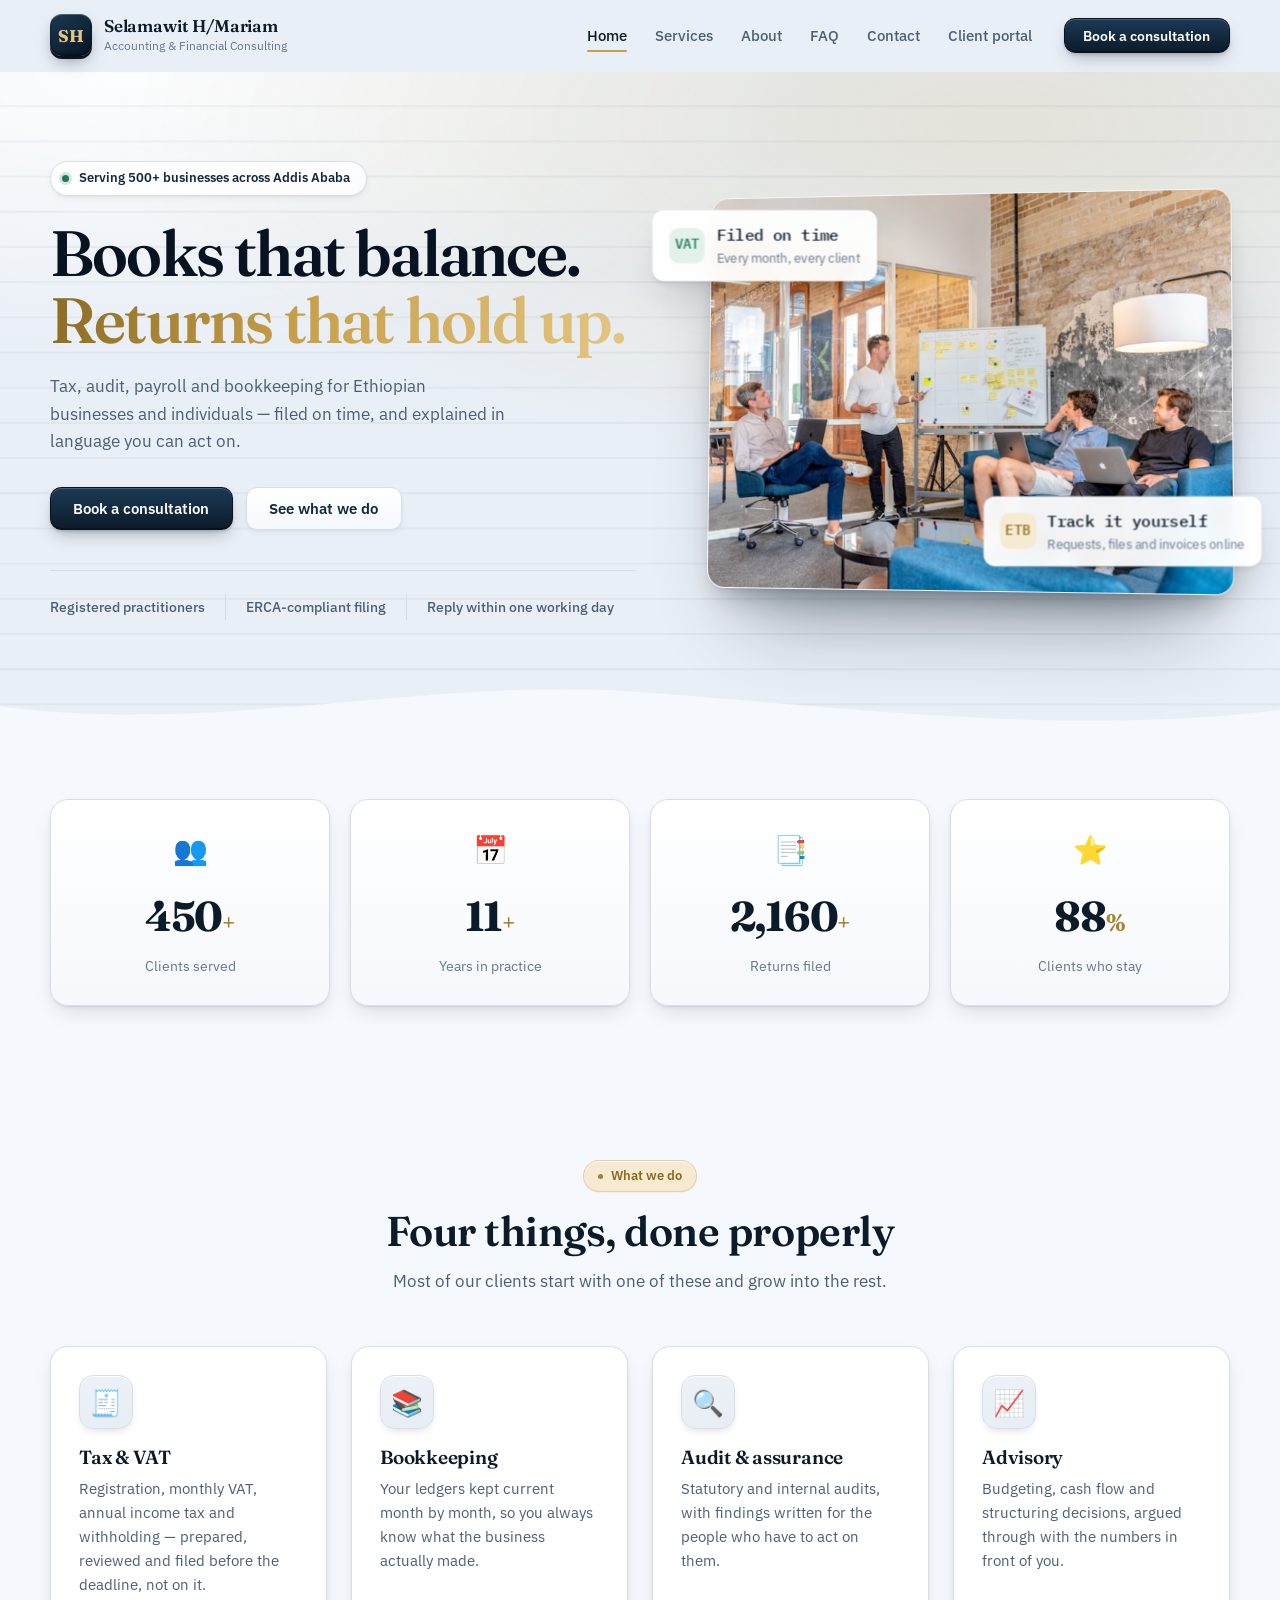
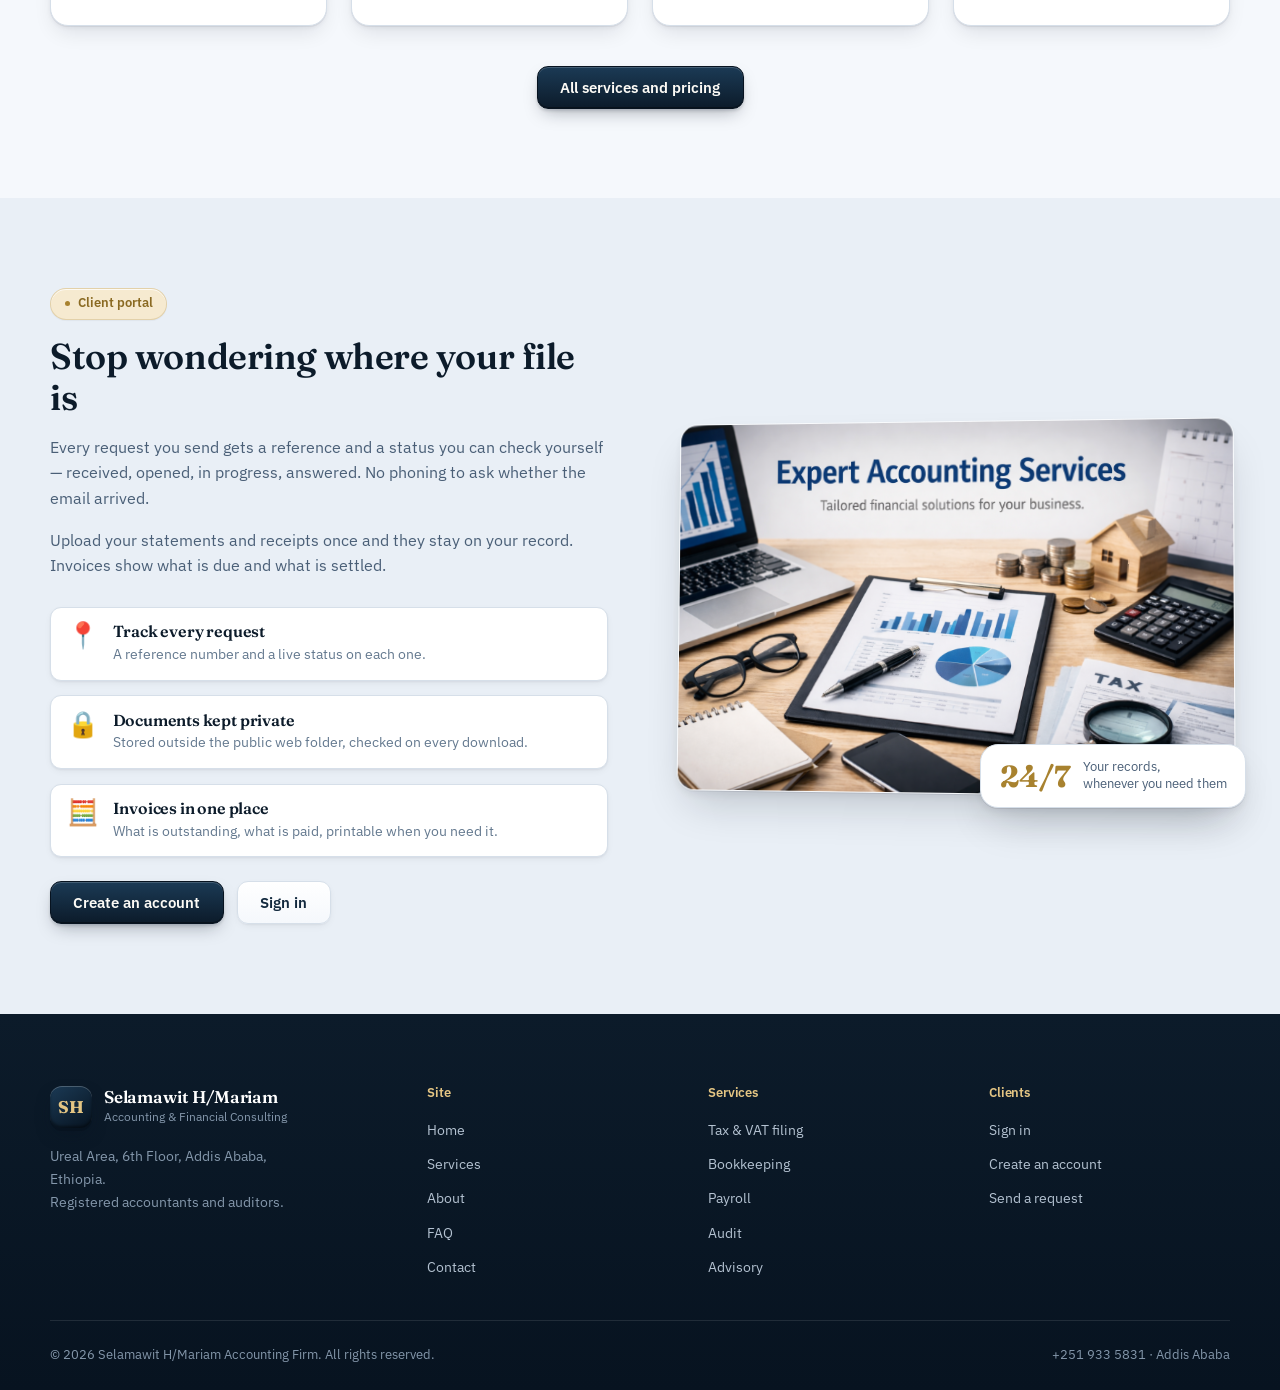
<file: index.html>
<!DOCTYPE html>
<html lang="en">
<head>
    <meta charset="UTF-8">
    <meta name="viewport" content="width=device-width, initial-scale=1.0">
    <title>Selamawit H/Mariam | Accounting &amp; Financial Consulting, Addis Ababa</title>
    <meta name="description" content="Tax, audit, bookkeeping and advisory for Ethiopian businesses and individuals. Clear figures, filed on time, explained in plain language.">
    <link rel="preconnect" href="https://fonts.googleapis.com">
    <link rel="preconnect" href="https://fonts.gstatic.com" crossorigin>
    <link rel="stylesheet" href="https://fonts.googleapis.com/css2?family=Fraunces:opsz,wght@9..144,400;9..144,600;9..144,700&family=IBM+Plex+Sans:wght@400;500;600&family=IBM+Plex+Mono:wght@400;500&display=swap">
    <link rel="stylesheet" href="style.css">
    <link rel="icon" href="data:image/svg+xml,<svg xmlns='http://www.w3.org/2000/svg' viewBox='0 0 32 32'><rect width='32' height='32' rx='7' fill='%230C1B2A'/><text x='16' y='22' font-family='Georgia' font-size='15' fill='%23C8A04A' text-anchor='middle'>S</text></svg>">
</head>
<body>
    <a class="skip-link" href="#main">Skip to content</a>

    <!-- HEADER -->
    <header class="header" id="header">
        <div class="header-container">
            <a href="index.html" class="logo">
                <div class="logo-box">SH</div>
                <div class="logo-text">
                    <h1>Selamawit H/Mariam</h1>
                    <p>Accounting &amp; Financial Consulting</p>
                </div>
            </a>

            <button class="menu-toggle" id="menuToggle" aria-label="Toggle menu" aria-expanded="false" aria-controls="navMenu">
                <span class="hamburger"></span>
            </button>

            <nav class="navigation" id="navMenu">
                <ul>
                    <li><a href="index.html" class="nav-link active">Home</a></li>
                    <li><a href="services.html" class="nav-link">Services</a></li>
                    <li><a href="about.html" class="nav-link">About</a></li>
                    <li><a href="faq.html" class="nav-link">FAQ</a></li>
                    <li><a href="contact.html" class="nav-link">Contact</a></li>
                    <li><a href="login.php" class="nav-link">Client portal</a></li>
                </ul>
                <a href="contact.html" class="btn btn-primary nav-cta">Book a consultation</a>
            </nav>
        </div>
    </header>

    <main id="main">
        <!-- HERO -->
        <section class="hero-section">
            <div class="container">
                <div class="hero-content">
                    <div class="hero-badge">
                        <span class="badge-dot"></span>
                        Serving 500+ businesses across Addis Ababa
                    </div>

                    <h2 class="hero-title">
                        Books that balance.<br>
                        <span class="gradient-text">Returns that hold up.</span>
                    </h2>

                    <p class="hero-text">
                        Tax, audit, payroll and bookkeeping for Ethiopian businesses and
                        individuals — filed on time, and explained in language you can act on.
                    </p>

                    <div class="hero-buttons">
                        <a href="contact.html" class="btn btn-primary">Book a consultation</a>
                        <a href="services.html" class="btn btn-secondary">See what we do</a>
                    </div>

                    <div class="hero-highlights">
                        <span class="hero-highlight">Registered practitioners</span>
                        <span class="hero-highlight">ERCA-compliant filing</span>
                        <span class="hero-highlight">Reply within one working day</span>
                    </div>
                </div>

                <!-- The 3D composition: a photograph held in perspective with two
                     figure plates floating in front of it. The tilt follows the
                     pointer, so the depth is something you can feel rather than
                     just a shadow someone drew. -->
                <div class="hero-visual" data-tilt>
                    <img src="images/hero.jpg" class="hero-img"
                         alt="Accountants reviewing financial statements together" width="720" height="520">

                    <div class="hero-plate hero-plate--tl">
                        <span class="hero-plate__key">VAT</span>
                        <span>
                            <span class="hero-plate__val">Filed on time</span>
                            <span class="hero-plate__lbl">Every month, every client</span>
                        </span>
                    </div>

                    <div class="hero-plate hero-plate--br">
                        <span class="hero-plate__key">ETB</span>
                        <span>
                            <span class="hero-plate__val">Track it yourself</span>
                            <span class="hero-plate__lbl">Requests, files and invoices online</span>
                        </span>
                    </div>
                </div>
            </div>

            <div class="hero-wave">
                <svg viewBox="0 0 1440 70" preserveAspectRatio="none" aria-hidden="true">
                    <path d="M0,40 C240,70 480,10 720,26 C960,42 1200,70 1440,44 L1440,70 L0,70 Z"></path>
                </svg>
            </div>
        </section>

        <!-- STATS -->
        <section class="stats-section">
            <div class="container">
                <div class="stats-grid">
                    <div class="stat-item">
                        <div class="stat-icon">👥</div>
                        <div><span class="stat-number" data-target="500">0</span><span class="stat-suffix">+</span></div>
                        <p class="stat-label">Clients served</p>
                    </div>
                    <div class="stat-item">
                        <div class="stat-icon">📅</div>
                        <div><span class="stat-number" data-target="12">0</span><span class="stat-suffix">+</span></div>
                        <p class="stat-label">Years in practice</p>
                    </div>
                    <div class="stat-item">
                        <div class="stat-icon">📑</div>
                        <div><span class="stat-number" data-target="2400">0</span><span class="stat-suffix">+</span></div>
                        <p class="stat-label">Returns filed</p>
                    </div>
                    <div class="stat-item">
                        <div class="stat-icon">⭐</div>
                        <div><span class="stat-number" data-target="98">0</span><span class="stat-suffix">%</span></div>
                        <p class="stat-label">Clients who stay</p>
                    </div>
                </div>
            </div>
        </section>

        <!-- SERVICES PREVIEW -->
        <section class="services-preview">
            <div class="container">
                <div class="section-header">
                    <span class="section-badge">What we do</span>
                    <h2 class="section-title">Four things, done properly</h2>
                    <p class="section-subtitle">
                        Most of our clients start with one of these and grow into the rest.
                    </p>
                </div>

                <div class="services-preview-grid">
                    <article class="service-preview-card">
                        <div class="service-icon-wrapper"><span class="service-icon">🧾</span></div>
                        <h3>Tax &amp; VAT</h3>
                        <p>Registration, monthly VAT, annual income tax and withholding — prepared,
                           reviewed and filed before the deadline, not on it.</p>
                    </article>

                    <article class="service-preview-card">
                        <div class="service-icon-wrapper"><span class="service-icon">📚</span></div>
                        <h3>Bookkeeping</h3>
                        <p>Your ledgers kept current month by month, so you always know what
                           the business actually made.</p>
                    </article>

                    <article class="service-preview-card">
                        <div class="service-icon-wrapper"><span class="service-icon">🔍</span></div>
                        <h3>Audit &amp; assurance</h3>
                        <p>Statutory and internal audits, with findings written for the people
                           who have to act on them.</p>
                    </article>

                    <article class="service-preview-card">
                        <div class="service-icon-wrapper"><span class="service-icon">📈</span></div>
                        <h3>Advisory</h3>
                        <p>Budgeting, cash flow and structuring decisions, argued through with
                           the numbers in front of you.</p>
                    </article>
                </div>

                <div class="section-cta">
                    <a href="services.html" class="btn btn-primary">All services and pricing</a>
                </div>
            </div>
        </section>

        <!-- PORTAL -->
        <section class="page-section">
            <div class="container">
                <div class="about-content">
                    <div class="about-text">
                        <span class="section-badge">Client portal</span>
                        <h2>Stop wondering where your file is</h2>
                        <div class="about-main">
                            <p>
                                Every request you send gets a reference and a status you can
                                check yourself — received, opened, in progress, answered. No
                                phoning to ask whether the email arrived.
                            </p>
                            <p>
                                Upload your statements and receipts once and they stay on your
                                record. Invoices show what is due and what is settled.
                            </p>
                        </div>

                        <div class="about-highlights">
                            <div class="highlight-item">
                                <span class="highlight-icon">📍</span>
                                <div>
                                    <h4>Track every request</h4>
                                    <p>A reference number and a live status on each one.</p>
                                </div>
                            </div>
                            <div class="highlight-item">
                                <span class="highlight-icon">🔒</span>
                                <div>
                                    <h4>Documents kept private</h4>
                                    <p>Stored outside the public web folder, checked on every download.</p>
                                </div>
                            </div>
                            <div class="highlight-item">
                                <span class="highlight-icon">🧮</span>
                                <div>
                                    <h4>Invoices in one place</h4>
                                    <p>What is outstanding, what is paid, printable when you need it.</p>
                                </div>
                            </div>
                        </div>

                        <div class="hero-buttons mt-2">
                            <a href="register.php" class="btn btn-primary">Create an account</a>
                            <a href="login.php" class="btn btn-secondary">Sign in</a>
                        </div>
                    </div>

                    <div class="about-image">
                        <img src="images/services.png" class="about-img"
                             alt="The client portal showing request tracking and invoices" width="640" height="480">
                        <div class="about-badge">
                            <span class="about-badge-number">24/7</span>
                            <span class="about-badge-text">Your records,<br>whenever you need them</span>
                        </div>
                    </div>
                </div>
            </div>
        </section>
    </main>

    <!-- FOOTER -->
    <footer class="footer">
        <div class="container">
            <div class="footer-content">
                <div class="footer-brand">
                    <div class="logo">
                        <div class="logo-box">SH</div>
                        <div class="logo-text">
                            <h1>Selamawit H/Mariam</h1>
                            <p>Accounting &amp; Financial Consulting</p>
                        </div>
                    </div>
                    <p class="footer-description">
                        Ureal Area, 6th Floor, Addis Ababa, Ethiopia.<br>
                        Registered accountants and auditors.
                    </p>
                </div>

                <div class="footer-links">
                    <h4>Site</h4>
                    <ul>
                        <li><a href="index.html">Home</a></li>
                        <li><a href="services.html">Services</a></li>
                        <li><a href="about.html">About</a></li>
                        <li><a href="faq.html">FAQ</a></li>
                        <li><a href="contact.html">Contact</a></li>
                    </ul>
                </div>

                <div class="footer-links">
                    <h4>Services</h4>
                    <ul>
                        <li><a href="services.html">Tax &amp; VAT filing</a></li>
                        <li><a href="services.html">Bookkeeping</a></li>
                        <li><a href="services.html">Payroll</a></li>
                        <li><a href="services.html">Audit</a></li>
                        <li><a href="services.html">Advisory</a></li>
                    </ul>
                </div>

                <div class="footer-links">
                    <h4>Clients</h4>
                    <ul>
                        <li><a href="login.php">Sign in</a></li>
                        <li><a href="register.php">Create an account</a></li>
                        <li><a href="contact.html">Send a request</a></li>
                    </ul>
                </div>
            </div>

            <div class="footer-bottom">
                <p>&copy; <span id="currentYear">2026</span> Selamawit H/Mariam Accounting Firm. All rights reserved.</p>
                <p>+251 933 5831 · Addis Ababa</p>
            </div>
        </div>
    </footer>

    <button class="scroll-top" id="scrollTop" aria-label="Back to top">↑</button>

    <script src="script.js" defer></script>
</body>
</html>
</file>
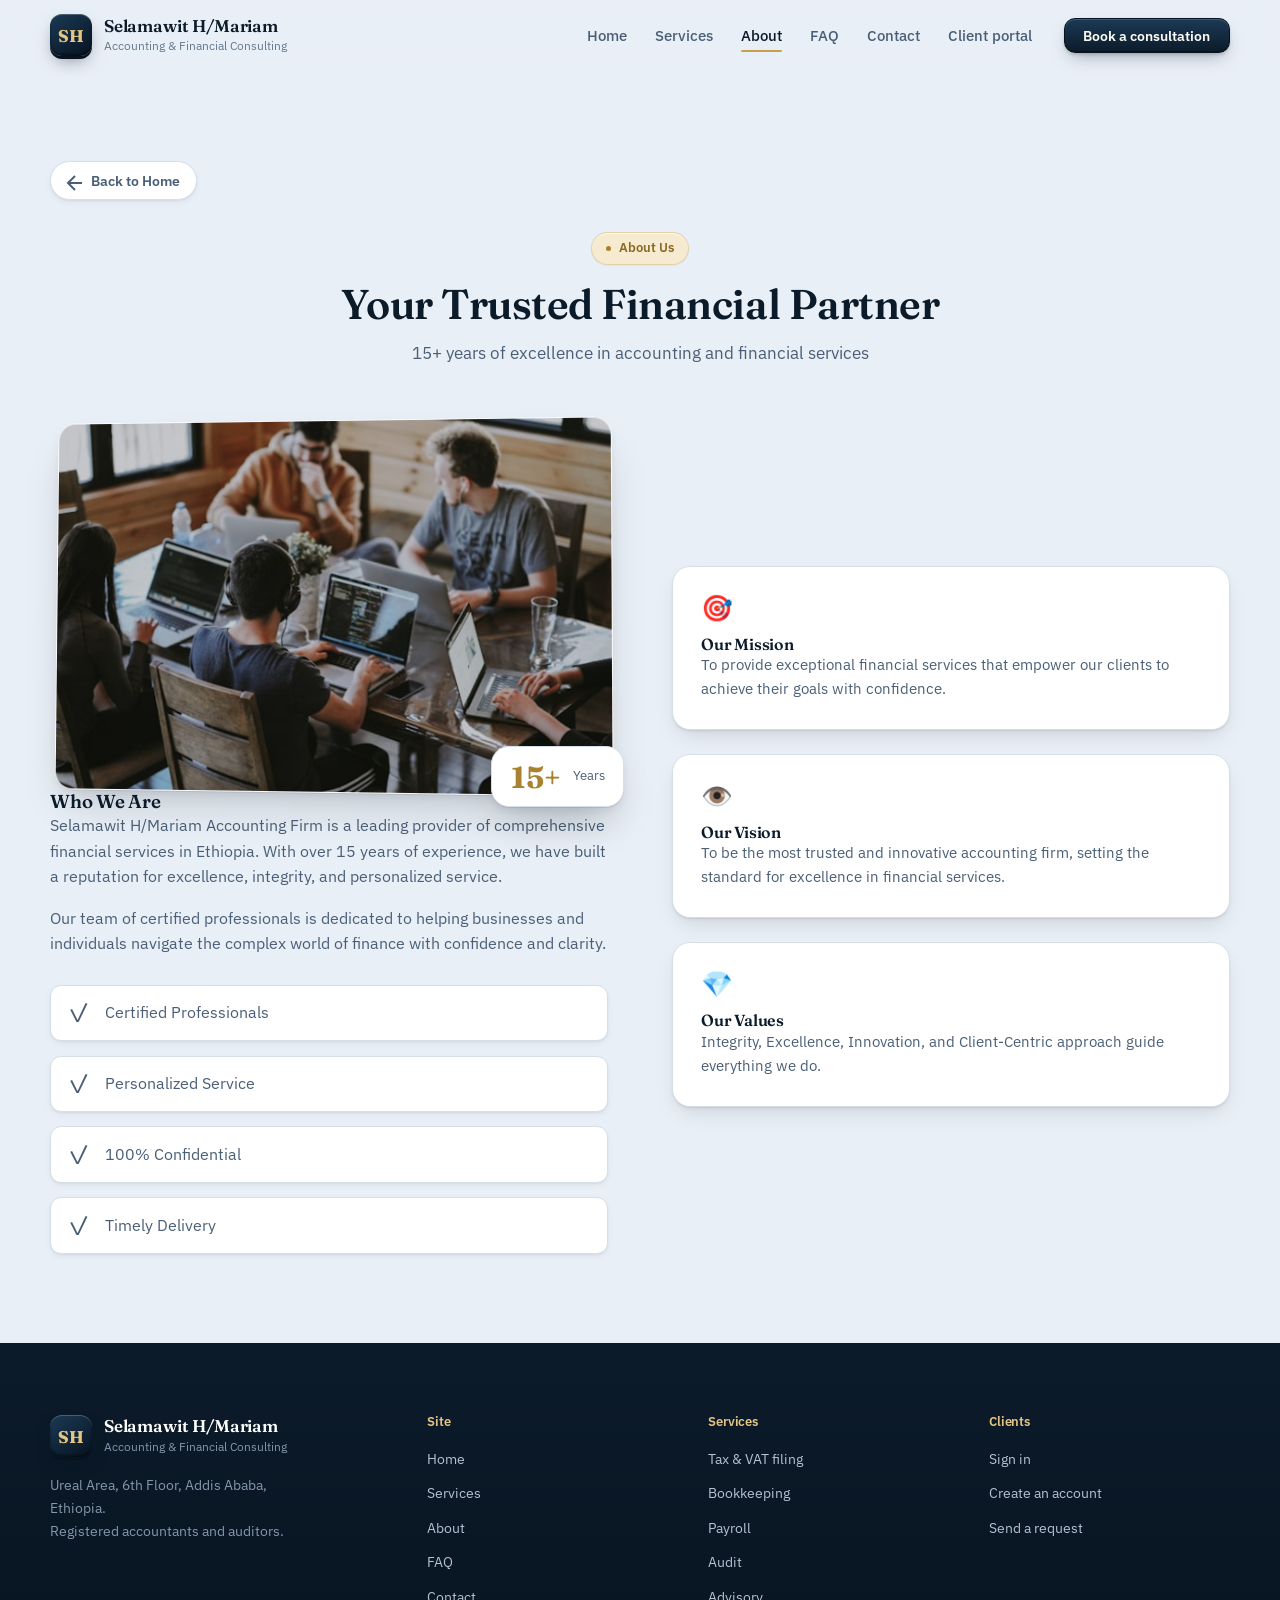
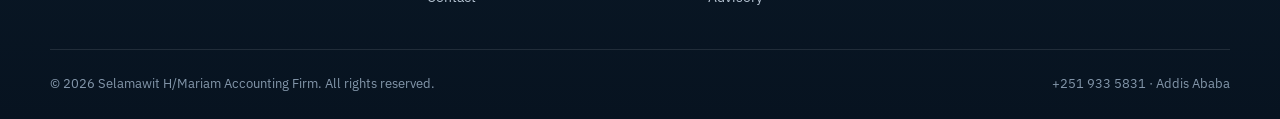
<file: about.html>
<!DOCTYPE html>
<html lang="en">
<head>
    <meta charset="UTF-8">
    <meta name="viewport" content="width=device-width, initial-scale=1.0">
    <title>About Us | Selamawit H/Mariam Accounting</title>
    <link rel="preconnect" href="https://fonts.googleapis.com">
    <link rel="preconnect" href="https://fonts.gstatic.com" crossorigin>
    <link rel="stylesheet" href="https://fonts.googleapis.com/css2?family=Fraunces:opsz,wght@9..144,400;9..144,600;9..144,700&family=IBM+Plex+Sans:wght@400;500;600&family=IBM+Plex+Mono:wght@400;500&display=swap">
    <link rel="stylesheet" href="style.css">
    <link rel="icon" href="data:image/svg+xml,<svg xmlns='http://www.w3.org/2000/svg' viewBox='0 0 32 32'><rect width='32' height='32' rx='7' fill='%230C1B2A'/><text x='16' y='22' font-family='Georgia' font-size='15' fill='%23C8A04A' text-anchor='middle'>S</text></svg>">
</head>
<body>
    <a class="skip-link" href="#main">Skip to content</a>
    <!-- HEADER -->
    <header class="header" id="header">
        <div class="header-container">
            <a href="index.html" class="logo">
                <div class="logo-box">SH</div>
                <div class="logo-text">
                    <h1>Selamawit H/Mariam</h1>
                    <p>Accounting & Financial Consulting</p>
                </div>
            </a>

            <button class="menu-toggle" id="menuToggle" aria-label="Toggle Menu">
                <span class="hamburger"></span>
            </button>

            <nav class="navigation" id="navMenu">
                <ul>
                    <li><a href="index.html" class="nav-link">Home</a></li>
                    <li><a href="services.html" class="nav-link">Services</a></li>
                    <li><a href="about.html" class="nav-link active">About</a></li>
                    <li><a href="faq.html" class="nav-link">FAQ</a></li>
                    <li><a href="contact.html" class="nav-link">Contact</a></li>
                    <li><a href="login.php" class="nav-link">Client portal</a></li>
                </ul>
                <a href="contact.html" class="btn btn-primary nav-cta">Book a consultation</a>
            </nav>
        </div>
    </header>

    <!-- MAIN: ABOUT -->
    <main id="main">
        <section class="page-section">
            <div class="container">
                <a href="index.html" class="back-button">
                    <svg width="20" height="20" fill="none" stroke="currentColor" stroke-width="2">
                        <path d="M19 12H5M12 19l-7-7 7-7"/>
                    </svg>
                    Back to Home
                </a>

                <div class="section-header">
                    <span class="section-badge">About Us</span>
                    <h2 class="section-title">Your Trusted Financial Partner</h2>
                    <p class="section-subtitle">15+ years of excellence in accounting and financial services</p>
                </div>

                <div class="about-content">
                    <div class="about-main">
                        <div class="about-image">
                            <img class="about-img" src="./images/about.jpg" alt="Our team at Selamawit H/Mariam Accounting" onerror="this.style.border='5px solid red'; this.alt='Image failed to load'; console.error('About image failed to load');">
                            <div class="about-badge">
                                <span class="about-badge-number">15+</span>
                                <span class="about-badge-text">Years</span>
                            </div>
                        </div>
                        <div class="about-text">
                            <h3>Who We Are</h3>
                            <p>Selamawit H/Mariam Accounting Firm is a leading provider of comprehensive financial services in Ethiopia. With over 15 years of experience, we have built a reputation for excellence, integrity, and personalized service.</p>
                            <p>Our team of certified professionals is dedicated to helping businesses and individuals navigate the complex world of finance with confidence and clarity.</p>
                            
                            <div class="about-highlights">
                                <div class="highlight-item">
                                    <span class="highlight-icon">✓</span>
                                    <span>Certified Professionals</span>
                                </div>
                                <div class="highlight-item">
                                    <span class="highlight-icon">✓</span>
                                    <span>Personalized Service</span>
                                </div>
                                <div class="highlight-item">
                                    <span class="highlight-icon">✓</span>
                                    <span>100% Confidential</span>
                                </div>
                                <div class="highlight-item">
                                    <span class="highlight-icon">✓</span>
                                    <span>Timely Delivery</span>
                                </div>
                            </div>
                        </div>
                    </div>

                    <div class="values-grid">
                        <div class="value-card">
                            <div class="value-icon">🎯</div>
                            <h4>Our Mission</h4>
                            <p>To provide exceptional financial services that empower our clients to achieve their goals with confidence.</p>
                        </div>
                        <div class="value-card">
                            <div class="value-icon">👁️</div>
                            <h4>Our Vision</h4>
                            <p>To be the most trusted and innovative accounting firm, setting the standard for excellence in financial services.</p>
                        </div>
                        <div class="value-card">
                            <div class="value-icon">💎</div>
                            <h4>Our Values</h4>
                            <p>Integrity, Excellence, Innovation, and Client-Centric approach guide everything we do.</p>
                        </div>
                    </div>
                </div>
            </div>
        </section>
    </main>

    <!-- FOOTER -->
    <footer class="footer">
        <div class="container">
            <div class="footer-content">
                <div class="footer-brand">
                    <div class="logo">
                        <div class="logo-box">SH</div>
                        <div class="logo-text">
                            <h1>Selamawit H/Mariam</h1>
                            <p>Accounting &amp; Financial Consulting</p>
                        </div>
                    </div>
                    <p class="footer-description">
                        Ureal Area, 6th Floor, Addis Ababa, Ethiopia.<br>
                        Registered accountants and auditors.
                    </p>
                </div>

                <div class="footer-links">
                    <h4>Site</h4>
                    <ul>
                        <li><a href="index.html">Home</a></li>
                        <li><a href="services.html">Services</a></li>
                        <li><a href="about.html">About</a></li>
                        <li><a href="faq.html">FAQ</a></li>
                        <li><a href="contact.html">Contact</a></li>
                    </ul>
                </div>

                <div class="footer-links">
                    <h4>Services</h4>
                    <ul>
                        <li><a href="services.html">Tax &amp; VAT filing</a></li>
                        <li><a href="services.html">Bookkeeping</a></li>
                        <li><a href="services.html">Payroll</a></li>
                        <li><a href="services.html">Audit</a></li>
                        <li><a href="services.html">Advisory</a></li>
                    </ul>
                </div>

                <div class="footer-links">
                    <h4>Clients</h4>
                    <ul>
                        <li><a href="login.php">Sign in</a></li>
                        <li><a href="register.php">Create an account</a></li>
                        <li><a href="contact.html">Send a request</a></li>
                    </ul>
                </div>
            </div>

            <div class="footer-bottom">
                <p>&copy; <span id="currentYear">2026</span> Selamawit H/Mariam Accounting Firm. All rights reserved.</p>
                <p>+251 933 5831 · Addis Ababa</p>
            </div>
        </div>
    </footer>

    <button class="scroll-top" id="scrollTop" aria-label="Scroll to top">
        <svg width="24" height="24" fill="none" stroke="currentColor" stroke-width="2">
            <path d="M18 15l-6-6-6 6"/>
        </svg>
    </button>

    <script src="script.js" defer></script>
</body>
</html>
</file>
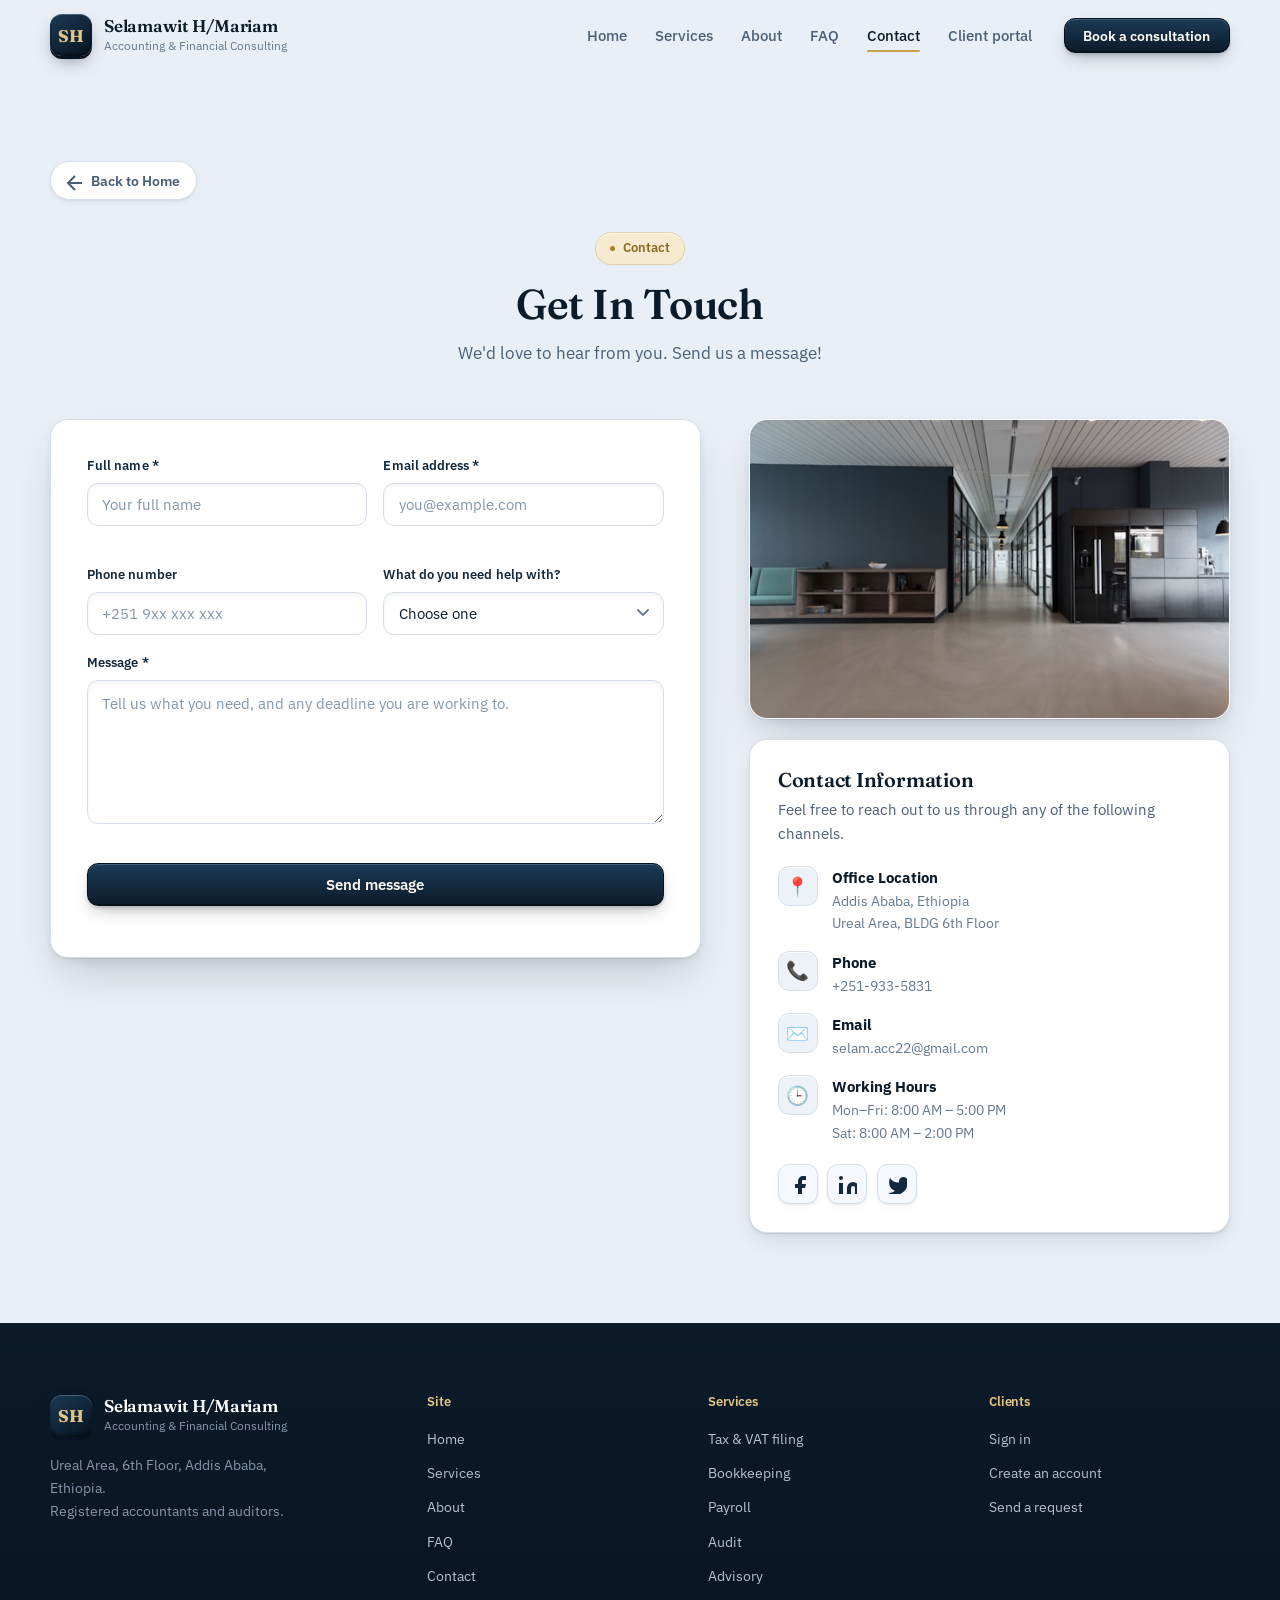
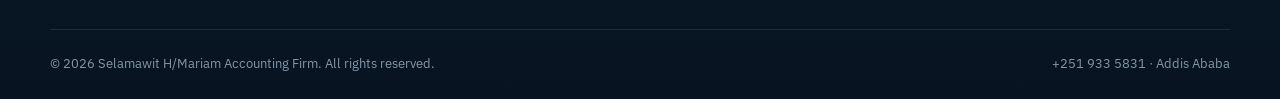
<file: contact.html>
<!DOCTYPE html>
<html lang="en">
<head>
    <meta charset="UTF-8">
    <meta name="viewport" content="width=device-width, initial-scale=1.0">
    <title>Contact | Selamawit H/Mariam Accounting</title>
    <link rel="preconnect" href="https://fonts.googleapis.com">
    <link rel="preconnect" href="https://fonts.gstatic.com" crossorigin>
    <link rel="stylesheet" href="https://fonts.googleapis.com/css2?family=Fraunces:opsz,wght@9..144,400;9..144,600;9..144,700&family=IBM+Plex+Sans:wght@400;500;600&family=IBM+Plex+Mono:wght@400;500&display=swap">
    <link rel="stylesheet" href="style.css">
    <link rel="icon" href="data:image/svg+xml,<svg xmlns='http://www.w3.org/2000/svg' viewBox='0 0 32 32'><rect width='32' height='32' rx='7' fill='%230C1B2A'/><text x='16' y='22' font-family='Georgia' font-size='15' fill='%23C8A04A' text-anchor='middle'>S</text></svg>">
</head>
<body>
    <a class="skip-link" href="#main">Skip to content</a>
    <!-- HEADER -->
    <header class="header" id="header">
        <div class="header-container">
            <a href="index.html" class="logo">
                <div class="logo-box">SH</div>
                <div class="logo-text">
                    <h1>Selamawit H/Mariam</h1>
                    <p>Accounting & Financial Consulting</p>
                </div>
            </a>

            <button class="menu-toggle" id="menuToggle" aria-label="Toggle Menu">
                <span class="hamburger"></span>
            </button>

            <nav class="navigation" id="navMenu">
                <ul>
                    <li><a href="index.html" class="nav-link">Home</a></li>
                    <li><a href="services.html" class="nav-link">Services</a></li>
                    <li><a href="about.html" class="nav-link">About</a></li>
                    <li><a href="faq.html" class="nav-link">FAQ</a></li>
                    <li><a href="contact.html" class="nav-link active">Contact</a></li>
                    <li><a href="login.php" class="nav-link">Client portal</a></li>
                </ul>
                <a href="contact.html" class="btn btn-primary nav-cta">Book a consultation</a>
            </nav>
        </div>
    </header>

    <!-- MAIN: CONTACT -->
    <main id="main">
        <section class="page-section">
            <div class="container">
                <a href="index.html" class="back-button">
                    <svg width="20" height="20" fill="none" stroke="currentColor" stroke-width="2">
                        <path d="M19 12H5M12 19l-7-7 7-7"/>
                    </svg>
                    Back to Home
                </a>

                <div class="section-header">
                    <span class="section-badge">Contact</span>
                    <h2 class="section-title">Get In Touch</h2>
                    <p class="section-subtitle">We'd love to hear from you. Send us a message!</p>
                </div>

                <div class="contact-grid">
                    <form class="contact-form" id="contactForm">
                        <div class="form-row">
                            <div class="form-group">
                                <label for="fullname">Full name *</label>
                                <input type="text" id="fullname" name="fullname" placeholder="Your full name" required>
                                <span class="error-message" id="nameError"></span>
                            </div>
                            <div class="form-group">
                                <label for="email">Email address *</label>
                                <input type="email" id="email" name="email" placeholder="you@example.com" required>
                                <span class="error-message" id="emailError"></span>
                            </div>
                        </div>

                        <div class="form-row">
                            <div class="form-group">
                                <label for="phone">Phone number</label>
                                <input type="tel" id="phone" name="phone" placeholder="+251 9xx xxx xxx">
                            </div>
                            <div class="form-group">
                                <label for="service">What do you need help with?</label>
                                <select id="service" name="service">
                                    <option value="">Choose one</option>
                                    <option value="Tax filing &amp; compliance">Tax filing &amp; compliance</option>
                                    <option value="Bookkeeping">Bookkeeping</option>
                                    <option value="Payroll management">Payroll management</option>
                                    <option value="Financial advisory">Financial advisory</option>
                                    <option value="Audit &amp; assurance">Audit &amp; assurance</option>
                                    <option value="Other">Something else</option>
                                </select>
                            </div>
                        </div>

                        <div class="form-group">
                            <label for="message">Message *</label>
                            <textarea id="message" name="message" rows="5" placeholder="Tell us what you need, and any deadline you are working to." required></textarea>
                            <span class="error-message" id="messageError"></span>
                        </div>

                        <button type="submit" class="btn btn-primary btn-full">Send message</button>

                        <div class="form-message" id="formMessage"></div>
                    </form>

                    <div class="contact-info">
                        <img class="contact-office-img" src="./images/contact-office.jpg" alt="Our office in Addis Ababa" onerror="this.style.border='5px solid red'; this.alt='Image failed to load'; console.error('Contact image failed to load');">
                        <div class="contact-card">
                            <h3>Contact Information</h3>
                            <p>Feel free to reach out to us through any of the following channels.</p>

                            <div class="contact-details">
                                <div class="contact-item">
                                    <div class="contact-icon">📍</div>
                                    <div>
                                        <strong>Office Location</strong>
                                        <p>Addis Ababa, Ethiopia<br>Ureal Area, BLDG 6th Floor</p>
                                    </div>
                                </div>

                                <div class="contact-item">
                                    <div class="contact-icon">📞</div>
                                    <div>
                                        <strong>Phone</strong>
                                        <p>+251-933-5831</p>
                                    </div>
                                </div>

                                <div class="contact-item">
                                    <div class="contact-icon">✉️</div>
                                    <div>
                                        <strong>Email</strong>
                                        <p>selam.acc22@gmail.com</p>
                                    </div>
                                </div>

                                <div class="contact-item">
                                    <div class="contact-icon">🕒</div>
                                    <div>
                                        <strong>Working Hours</strong>
                                        <p>Mon–Fri: 8:00 AM – 5:00 PM<br>Sat: 8:00 AM – 2:00 PM</p>
                                    </div>
                                </div>
                            </div>

                            <div class="social-links">
                                <a href="https://www.facebook.com/share/1G5pCatLwM/" class="social-link" aria-label="Facebook">
                                    <svg width="20" height="20" fill="currentColor">
                                        <path d="M18 2h-3a5 5 0 0 0-5 5v3H7v4h3v8h4v-8h3l1-4h-4V7a1 1 0 0 1 1-1h3z"/>
                                    </svg>
                                </a>
                                <a href="https://www.linkedin.com/in/selam-hailemariam-1a35b23a8" class="social-link" aria-label="LinkedIn">
                                    <svg width="20" height="20" fill="currentColor">
                                        <path d="M16 8a6 6 0 0 1 6 6v7h-4v-7a2 2 0 0 0-2-2 2 2 0 0 0-2 2v7h-4v-7a6 6 0 0 1 6-6zM2 9h4v12H2zM4 2a2 2 0 1 1 0 4 2 2 0 0 1 0-4z"/>
                                    </svg>
                                </a>
                                <a href="https://x.com/SelamHaile58115" class="social-link" aria-label="Twitter">
                                    <svg width="20" height="20" fill="currentColor">
                                        <path d="M23 3a10.9 10.9 0 0 1-3.14 1.53 4.48 4.48 0 0 0-7.86 3v1A10.66 10.66 0 0 1 3 4s-4 9 5 13a11.64 11.64 0 0 1-7 2c9 5 20 0 20-11.5a4.5 4.5 0 0 0-.08-.83A7.72 7.72 0 0 0 23 3z"/>
                                    </svg>
                                </a>
                            </div>
                        </div>
                    </div>
                </div>
            </div>
        </section>
    </main>

    <!-- FOOTER -->
    <footer class="footer">
        <div class="container">
            <div class="footer-content">
                <div class="footer-brand">
                    <div class="logo">
                        <div class="logo-box">SH</div>
                        <div class="logo-text">
                            <h1>Selamawit H/Mariam</h1>
                            <p>Accounting &amp; Financial Consulting</p>
                        </div>
                    </div>
                    <p class="footer-description">
                        Ureal Area, 6th Floor, Addis Ababa, Ethiopia.<br>
                        Registered accountants and auditors.
                    </p>
                </div>

                <div class="footer-links">
                    <h4>Site</h4>
                    <ul>
                        <li><a href="index.html">Home</a></li>
                        <li><a href="services.html">Services</a></li>
                        <li><a href="about.html">About</a></li>
                        <li><a href="faq.html">FAQ</a></li>
                        <li><a href="contact.html">Contact</a></li>
                    </ul>
                </div>

                <div class="footer-links">
                    <h4>Services</h4>
                    <ul>
                        <li><a href="services.html">Tax &amp; VAT filing</a></li>
                        <li><a href="services.html">Bookkeeping</a></li>
                        <li><a href="services.html">Payroll</a></li>
                        <li><a href="services.html">Audit</a></li>
                        <li><a href="services.html">Advisory</a></li>
                    </ul>
                </div>

                <div class="footer-links">
                    <h4>Clients</h4>
                    <ul>
                        <li><a href="login.php">Sign in</a></li>
                        <li><a href="register.php">Create an account</a></li>
                        <li><a href="contact.html">Send a request</a></li>
                    </ul>
                </div>
            </div>

            <div class="footer-bottom">
                <p>&copy; <span id="currentYear">2026</span> Selamawit H/Mariam Accounting Firm. All rights reserved.</p>
                <p>+251 933 5831 · Addis Ababa</p>
            </div>
        </div>
    </footer>

    <!-- Success Modal (Contact page only) -->
    <div class="modal" id="successModal">
        <div class="modal-content">
            <div class="modal-icon">✓</div>
            <h3>Request received</h3>
            <p>
                Keep this reference — quote it if you call us:<br>
                <strong class="num" data-reference>—</strong>
            </p>
            <p>We reply within one working day. Registered clients can follow
               progress in the <a href="login.php">client portal</a>.</p>
            <button class="btn btn-primary" id="closeModal">Close</button>
        </div>
    </div>

    <button class="scroll-top" id="scrollTop" aria-label="Scroll to top">
        <svg width="24" height="24" fill="none" stroke="currentColor" stroke-width="2">
            <path d="M18 15l-6-6-6 6"/>
        </svg>
    </button>

    <script src="script.js" defer></script>
</body>
</html>
</file>
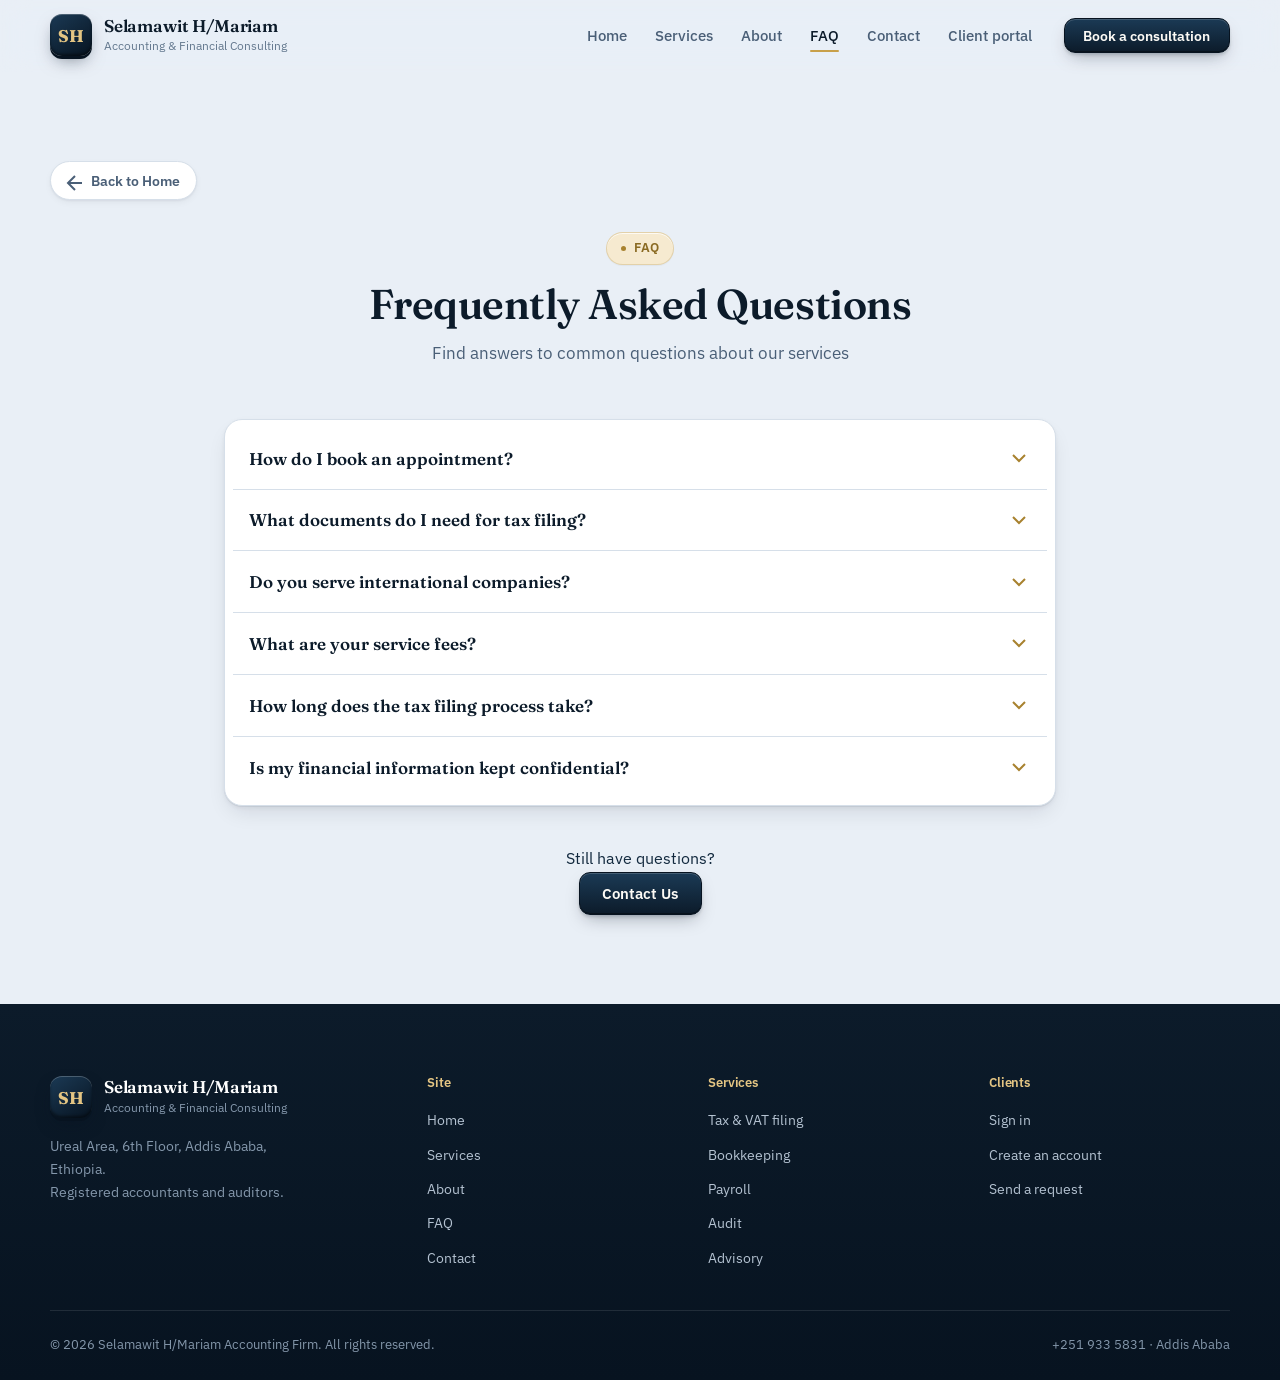
<file: faq.html>
<!DOCTYPE html>
<html lang="en">
<head>
    <!-- ========== HEAD SECTION ========== -->
    <meta charset="UTF-8">
    <meta name="viewport" content="width=device-width, initial-scale=1.0">
    <title>FAQ | Selamawit H/Mariam Accounting</title>
    <link rel="preconnect" href="https://fonts.googleapis.com">
    <link rel="preconnect" href="https://fonts.gstatic.com" crossorigin>
    <link rel="stylesheet" href="https://fonts.googleapis.com/css2?family=Fraunces:opsz,wght@9..144,400;9..144,600;9..144,700&family=IBM+Plex+Sans:wght@400;500;600&family=IBM+Plex+Mono:wght@400;500&display=swap">
    <link rel="stylesheet" href="style.css">
    <link rel="icon" href="data:image/svg+xml,<svg xmlns='http://www.w3.org/2000/svg' viewBox='0 0 32 32'><rect width='32' height='32' rx='7' fill='%230C1B2A'/><text x='16' y='22' font-family='Georgia' font-size='15' fill='%23C8A04A' text-anchor='middle'>S</text></svg>">
</head>
<body>
    <a class="skip-link" href="#main">Skip to content</a>
    <!-- ========== HEADER NAVIGATION ========== -->
    <header class="header" id="header">
        <div class="header-container">
            <a href="index.html" class="logo">
                <div class="logo-box">SH</div>
                <div class="logo-text">
                    <h1>Selamawit H/Mariam</h1>
                    <p>Accounting & Financial Consulting</p>
                </div>
            </a>

            <button class="menu-toggle" id="menuToggle" aria-label="Toggle Menu">
                <span class="hamburger"></span>
            </button>

            <nav class="navigation" id="navMenu">
                <ul>
                    <li><a href="index.html" class="nav-link">Home</a></li>
                    <li><a href="services.html" class="nav-link">Services</a></li>
                    <li><a href="about.html" class="nav-link">About</a></li>
                    <li><a href="faq.html" class="nav-link active">FAQ</a></li>
                    <li><a href="contact.html" class="nav-link">Contact</a></li>
                    <li><a href="login.php" class="nav-link">Client portal</a></li>
                </ul>
                <a href="contact.html" class="btn btn-primary nav-cta">Book a consultation</a>
            </nav>
        </div>
    </header>

    <!-- ========== MAIN CONTENT: FAQ PAGE ========== -->
    <main id="main">
        <!-- ========== FAQ HERO & INTRODUCTION ========== -->
        <section class="page-section">
            <div class="container">
                <a href="index.html" class="back-button">
                    <svg width="20" height="20" fill="none" stroke="currentColor" stroke-width="2">
                        <path d="M19 12H5M12 19l-7-7 7-7"/>
                    </svg>
                    Back to Home
                </a>

                <div class="section-header">
                    <span class="section-badge">FAQ</span>
                    <h2 class="section-title">Frequently Asked Questions</h2>
                    <p class="section-subtitle">Find answers to common questions about our services</p>
                </div>

                <!-- ========== FAQ ACCORDION ITEMS ========== -->
                <div class="faq-container">
                    <!-- FAQ ITEM 1: APPOINTMENT BOOKING -->
                    <div class="faq-item">
                        <button class="faq-question">
                            <span>How do I book an appointment?</span>
                            <svg class="faq-icon" width="24" height="24" fill="none" stroke="currentColor" stroke-width="2">
                                <path d="M6 9l6 6 6-6"/>
                            </svg>
                        </button>
                        <div class="faq-answer">
                            <p>You can book an appointment through our contact form, by calling us directly at +251-933-5831, or by sending an email to selam.acc22@gmail.com. We typically respond within 24 hours.</p>
                        </div>
                    </div>

                    <!-- FAQ ITEM 2: TAX DOCUMENTS -->
                    <div class="faq-item">
                        <button class="faq-question">
                            <span>What documents do I need for tax filing?</span>
                            <svg class="faq-icon" width="24" height="24" fill="none" stroke="currentColor" stroke-width="2">
                                <path d="M6 9l6 6 6-6"/>
                            </svg>
                        </button>
                        <div class="faq-answer">
                            <p>Required documents typically include income statements, expense receipts, bank statements, previous tax returns, and identification documents. After our initial consultation, we'll provide a detailed checklist tailored to your specific situation.</p>
                        </div>
                    </div>

                    <!-- FAQ ITEM 3: INTERNATIONAL CLIENTS -->
                    <div class="faq-item">
                        <button class="faq-question">
                            <span>Do you serve international companies?</span>
                            <svg class="faq-icon" width="24" height="24" fill="none" stroke="currentColor" stroke-width="2">
                                <path d="M6 9l6 6 6-6"/>
                            </svg>
                        </button>
                        <div class="faq-answer">
                            <p>Yes, we provide services for both local and international clients. We have experience working with multinational corporations and can help navigate cross-border tax implications and compliance requirements.</p>
                        </div>
                    </div>

                    <!-- FAQ ITEM 4: SERVICE FEES -->
                    <div class="faq-item">
                        <button class="faq-question">
                            <span>What are your service fees?</span>
                            <svg class="faq-icon" width="24" height="24" fill="none" stroke="currentColor" stroke-width="2">
                                <path d="M6 9l6 6 6-6"/>
                            </svg>
                        </button>
                        <div class="faq-answer">
                            <p>Our fees vary depending on the complexity and scope of services required. We offer transparent pricing and will provide a detailed quote after understanding your specific needs during the initial consultation.</p>
                        </div>
                    </div>

                    <!-- FAQ ITEM 5: TAX TIMELINE -->
                    <div class="faq-item">
                        <button class="faq-question">
                            <span>How long does the tax filing process take?</span>
                            <svg class="faq-icon" width="24" height="24" fill="none" stroke="currentColor" stroke-width="2">
                                <path d="M6 9l6 6 6-6"/>
                            </svg>
                        </button>
                        <div class="faq-answer">
                            <p>The timeline depends on the complexity of your tax situation. Simple individual returns can be completed within 3-5 business days, while complex corporate filings may take 2-3 weeks. We always ensure timely submission before deadlines.</p>
                        </div>
                    </div>

                    <!-- FAQ ITEM 6: CONFIDENTIALITY -->
                    <div class="faq-item">
                        <button class="faq-question">
                            <span>Is my financial information kept confidential?</span>
                            <svg class="faq-icon" width="24" height="24" fill="none" stroke="currentColor" stroke-width="2">
                                <path d="M6 9l6 6 6-6"/>
                            </svg>
                        </button>
                        <div class="faq-answer">
                            <p>Absolutely. We maintain strict confidentiality standards and adhere to professional ethics. All client information is securely stored and protected. We never share your data with third parties without your explicit consent.</p>
                        </div>
                    </div>
                </div>

                <!-- ========== FAQ CALL TO ACTION ========== -->
                <div class="faq-cta">
                    <p>Still have questions?</p>
                    <a href="contact.html" class="btn btn-primary">Contact Us</a>
                </div>
            </div>
        </section>
    </main>

    <!-- ========== FOOTER SECTION ========== -->
    <footer class="footer">
        <div class="container">
            <div class="footer-content">
                <div class="footer-brand">
                    <div class="logo">
                        <div class="logo-box">SH</div>
                        <div class="logo-text">
                            <h1>Selamawit H/Mariam</h1>
                            <p>Accounting &amp; Financial Consulting</p>
                        </div>
                    </div>
                    <p class="footer-description">
                        Ureal Area, 6th Floor, Addis Ababa, Ethiopia.<br>
                        Registered accountants and auditors.
                    </p>
                </div>

                <div class="footer-links">
                    <h4>Site</h4>
                    <ul>
                        <li><a href="index.html">Home</a></li>
                        <li><a href="services.html">Services</a></li>
                        <li><a href="about.html">About</a></li>
                        <li><a href="faq.html">FAQ</a></li>
                        <li><a href="contact.html">Contact</a></li>
                    </ul>
                </div>

                <div class="footer-links">
                    <h4>Services</h4>
                    <ul>
                        <li><a href="services.html">Tax &amp; VAT filing</a></li>
                        <li><a href="services.html">Bookkeeping</a></li>
                        <li><a href="services.html">Payroll</a></li>
                        <li><a href="services.html">Audit</a></li>
                        <li><a href="services.html">Advisory</a></li>
                    </ul>
                </div>

                <div class="footer-links">
                    <h4>Clients</h4>
                    <ul>
                        <li><a href="login.php">Sign in</a></li>
                        <li><a href="register.php">Create an account</a></li>
                        <li><a href="contact.html">Send a request</a></li>
                    </ul>
                </div>
            </div>

            <div class="footer-bottom">
                <p>&copy; <span id="currentYear">2026</span> Selamawit H/Mariam Accounting Firm. All rights reserved.</p>
                <p>+251 933 5831 · Addis Ababa</p>
            </div>
        </div>
    </footer>

    <!-- ========== SCROLL TO TOP BUTTON ========== -->
    <button class="scroll-top" id="scrollTop" aria-label="Scroll to top">
        <svg width="24" height="24" fill="none" stroke="currentColor" stroke-width="2">
            <path d="M18 15l-6-6-6 6"/>
        </svg>
    </button>

    <!-- ========== JAVASCRIPT FILES ========== -->
    <script src="script.js" defer></script>
</body>
</html>
</file>
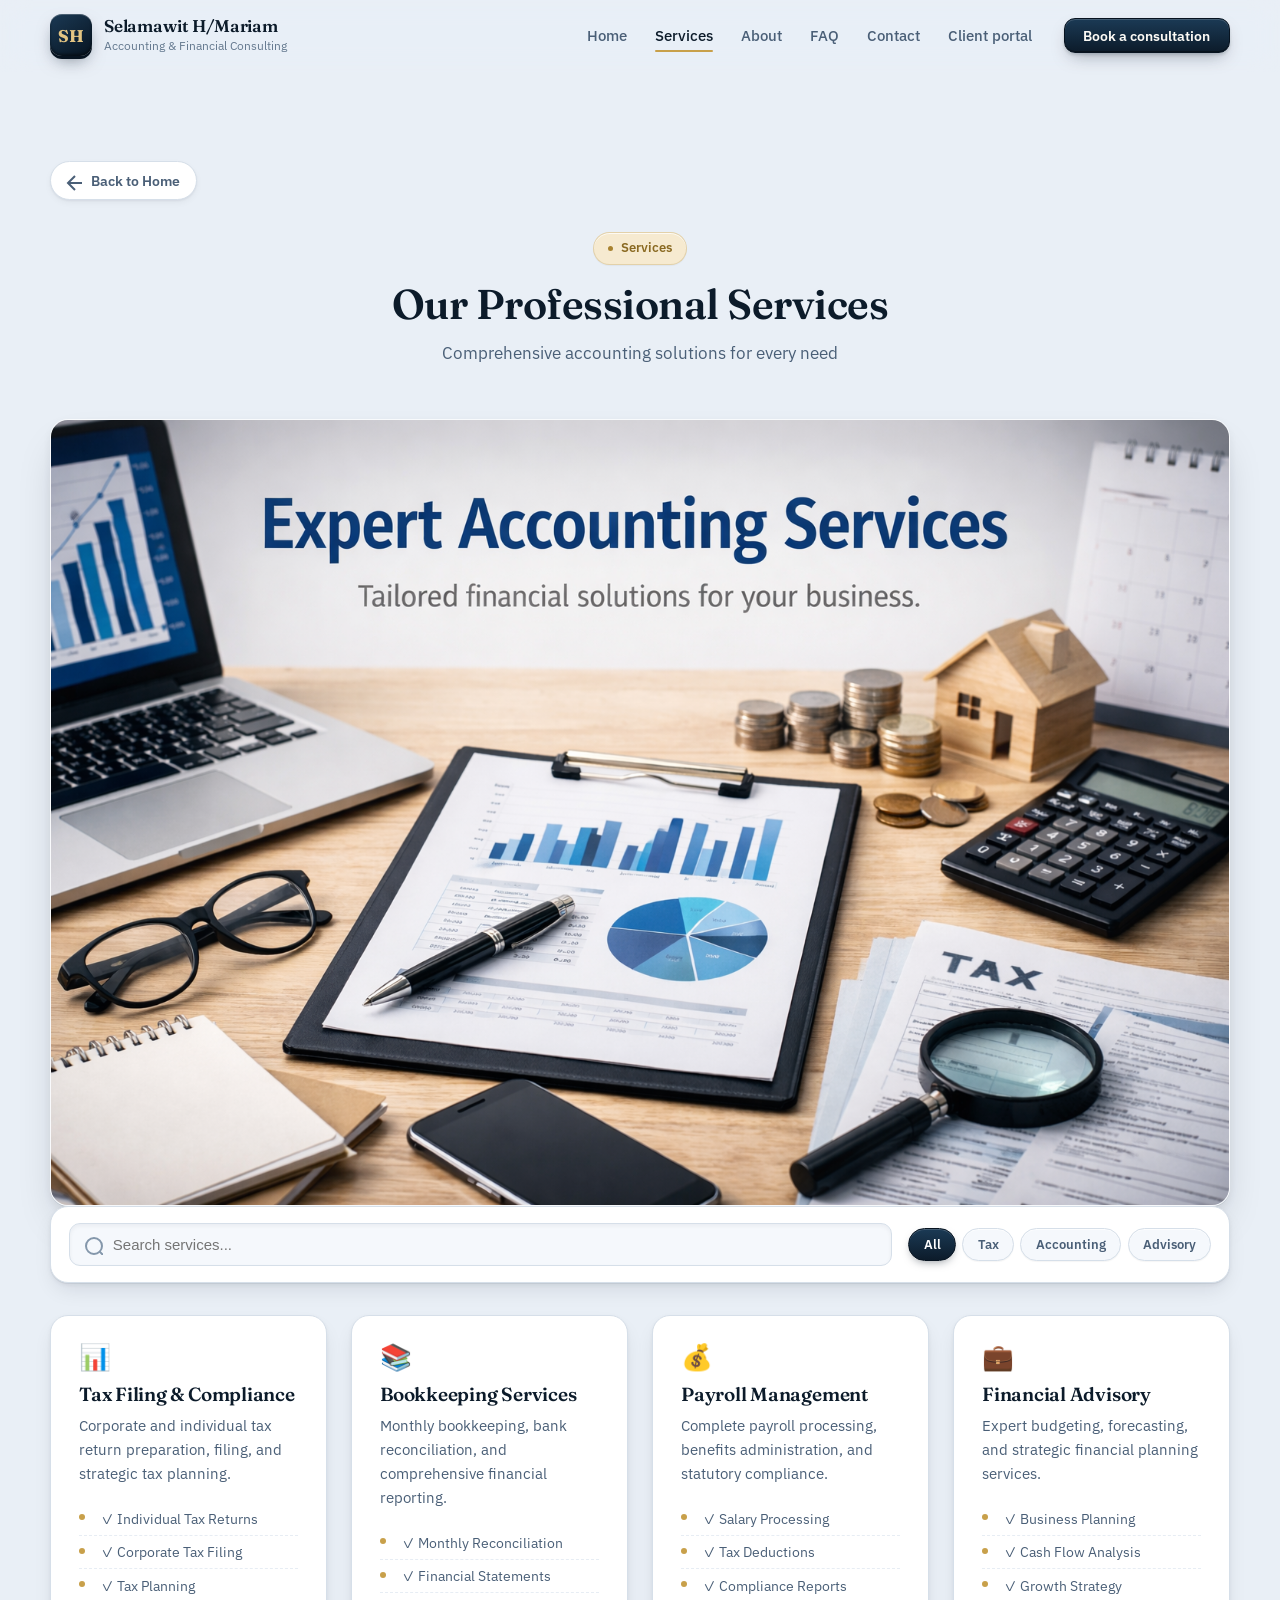
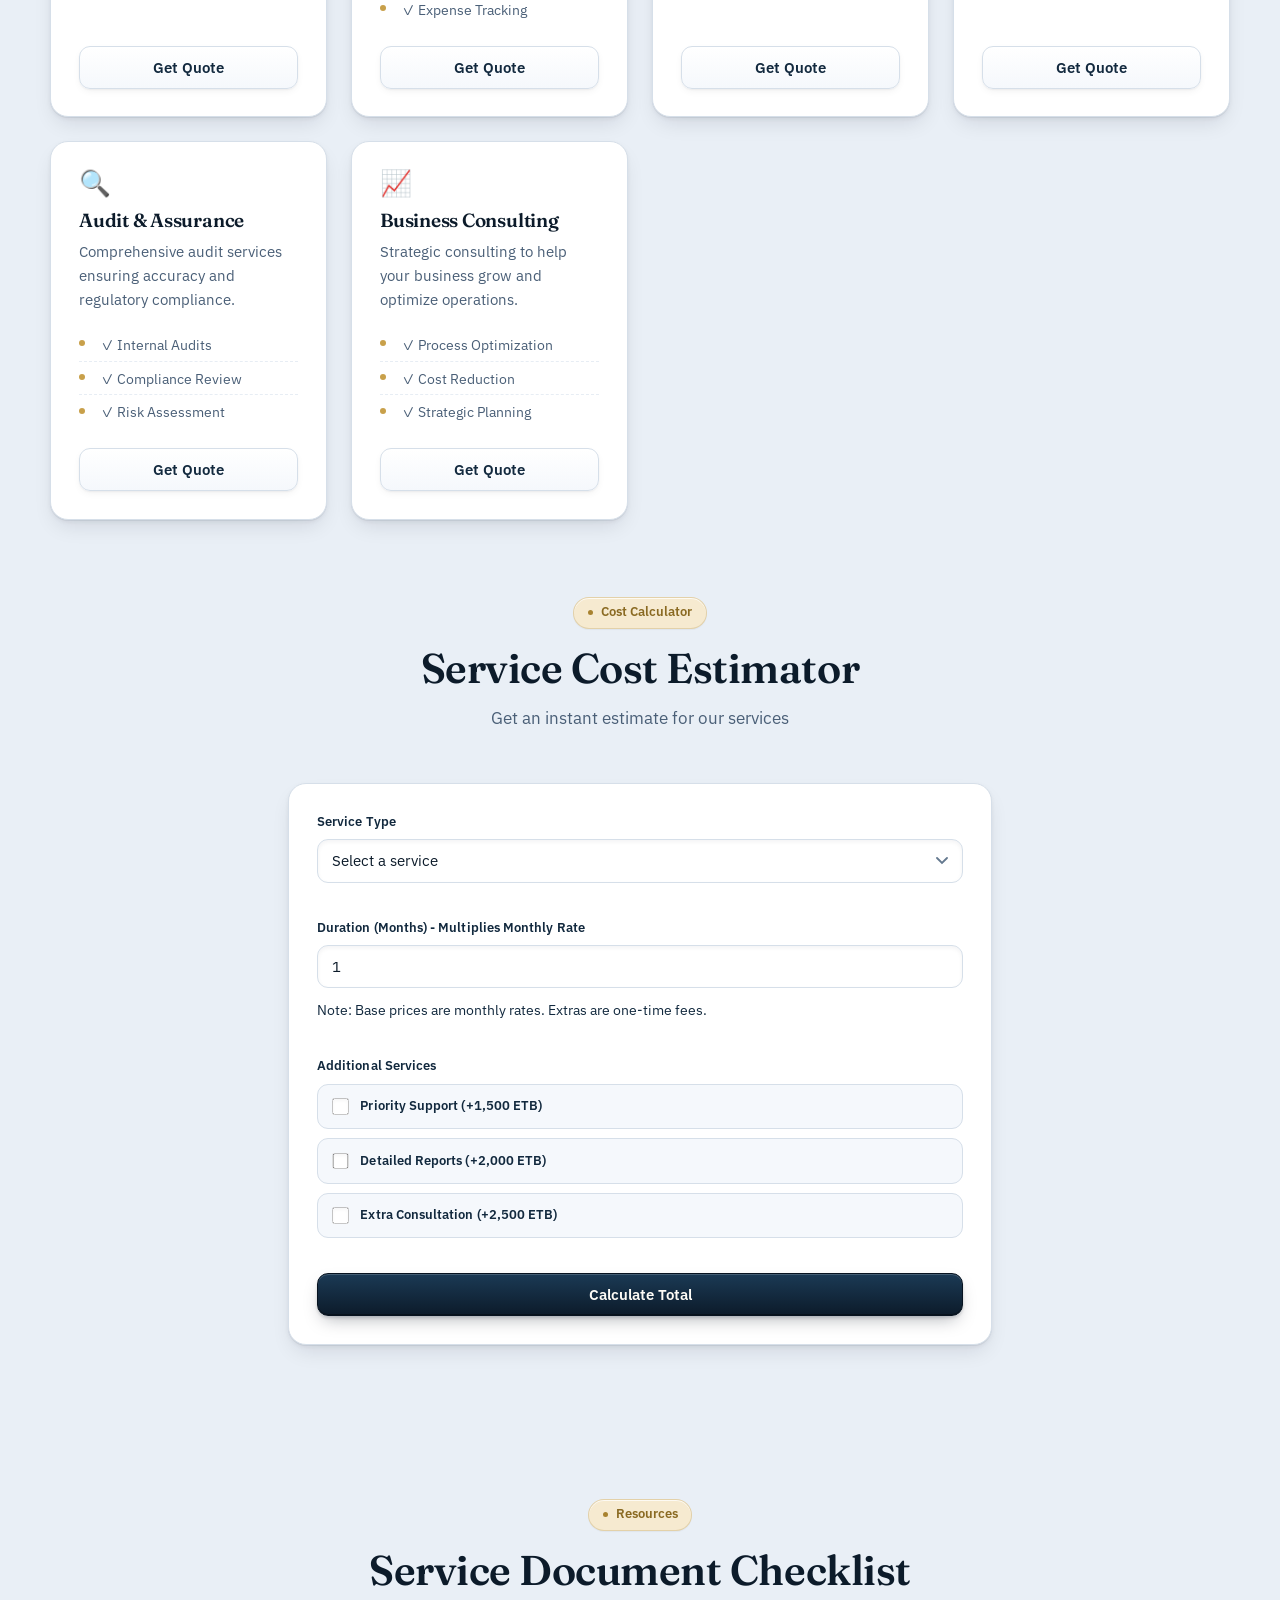
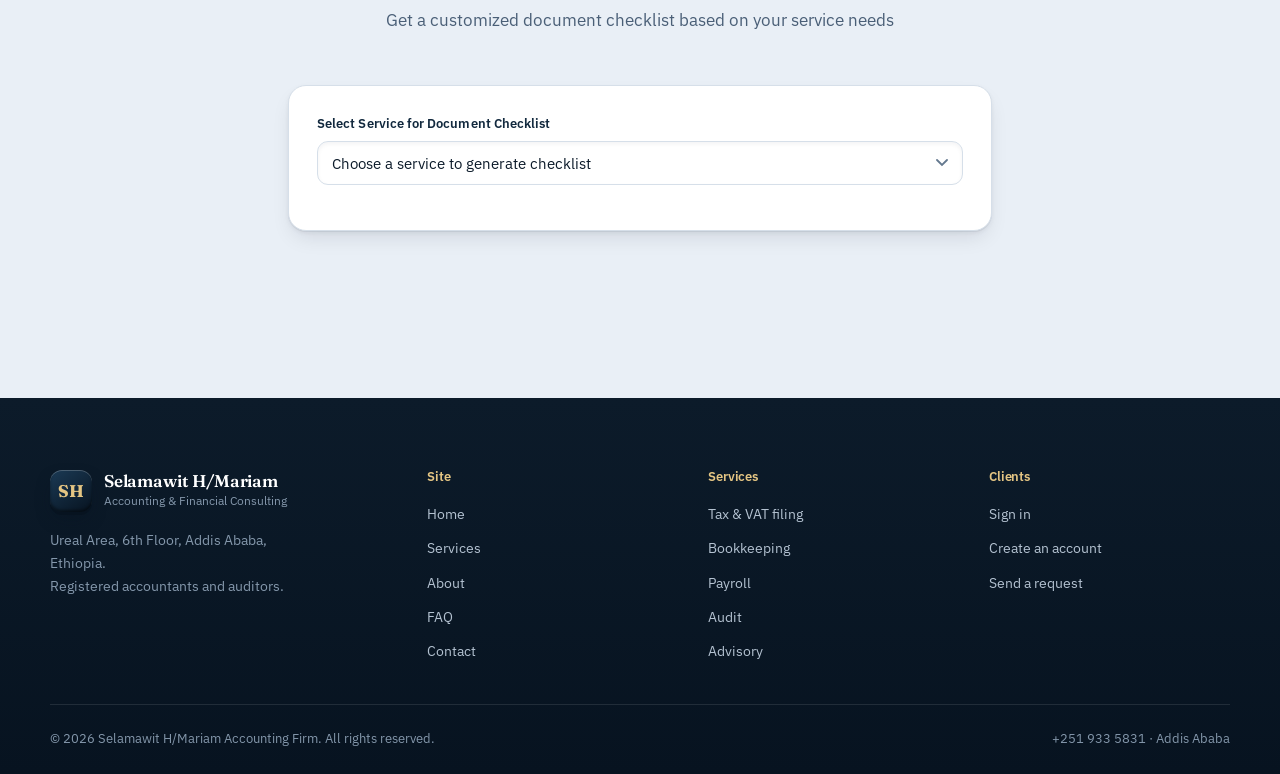
<file: services.html>
<!DOCTYPE html>
<html lang="en">
<head>
    <!-- ========== HEAD SECTION ========== -->
    <meta charset="UTF-8">
    <meta name="viewport" content="width=device-width, initial-scale=1.0">
    <!-- ensures device compatibility -->
    <title>Services | Selamawit H/Mariam Accounting</title>
    <link rel="preconnect" href="https://fonts.googleapis.com">
    <link rel="preconnect" href="https://fonts.gstatic.com" crossorigin>
    <link rel="stylesheet" href="https://fonts.googleapis.com/css2?family=Fraunces:opsz,wght@9..144,400;9..144,600;9..144,700&family=IBM+Plex+Sans:wght@400;500;600&family=IBM+Plex+Mono:wght@400;500&display=swap">
    <link rel="stylesheet" href="style.css">
    <link rel="icon" href="data:image/svg+xml,<svg xmlns='http://www.w3.org/2000/svg' viewBox='0 0 32 32'><rect width='32' height='32' rx='7' fill='%230C1B2A'/><text x='16' y='22' font-family='Georgia' font-size='15' fill='%23C8A04A' text-anchor='middle'>S</text></svg>">
</head>
<body>
    <a class="skip-link" href="#main">Skip to content</a>
    <!-- ========== HEADER NAVIGATION ========== -->
    <header class="header" id="header">
        <div class="header-container">
            <a href="index.html" class="logo">
                <div class="logo-box">SH</div>
                <div class="logo-text">
                    <h1>Selamawit H/Mariam</h1>
                    <p>Accounting & Financial Consulting</p>
                </div>
            </a>
<!-- shows/hides menu on mobile -->
            <button class="menu-toggle" id="menuToggle" aria-label="Toggle Menu">
                <span class="hamburger"></span>
            </button>

            <nav class="navigation" id="navMenu">
                <ul>
                    <li><a href="index.html" class="nav-link">Home</a></li>
                    <li><a href="services.html" class="nav-link active">Services</a></li>
                    <li><a href="about.html" class="nav-link">About</a></li>
                    <li><a href="faq.html" class="nav-link">FAQ</a></li>
                    <li><a href="contact.html" class="nav-link">Contact</a></li>
                    <li><a href="login.php" class="nav-link">Client portal</a></li>
                </ul>
                <a href="contact.html" class="btn btn-primary nav-cta">Book a consultation</a>
            </nav>
        </div>
    </header>

    <!-- ========== MAIN CONTENT: SERVICES PAGE ========== -->
    <main id="main">
        <!-- ========== SERVICES HERO & NAVIGATION ========== -->
        <section class="page-section">
            <div class="container">
                <a href="index.html" class="back-button">
                    <svg width="20" height="20" fill="none" stroke="currentColor" stroke-width="2">
                        <path d="M19 12H5M12 19l-7-7 7-7"/>
                    </svg>
                    Back to Home
                </a>

                <div class="section-header">
                    <span class="section-badge">Services</span>
                    <h2 class="section-title">Our Professional Services</h2>
                    <p class="section-subtitle">Comprehensive accounting solutions for every need</p>
                </div>

                <img class="services-hero-img" src="images/services.png" alt="Professional accounting and financial documents">

                <!-- ========== SEARCH & FILTER BAR ========== -->
                <div class="search-filter-bar">
                    <div class="search-box">
                        <svg width="20" height="20" fill="none" stroke="currentColor" stroke-width="2">
                            <circle cx="11" cy="11" r="8"/>
                            <path d="M21 21l-4.35-4.35"/>
                        </svg>
                        <input type="text" id="serviceSearch" placeholder="Search services...">
                    </div>
                    <div class="filter-buttons">
                        <button class="filter-btn active" data-filter="all">All</button>
                        <button class="filter-btn" data-filter="tax">Tax</button>
                        <button class="filter-btn" data-filter="accounting">Accounting</button>
                        <button class="filter-btn" data-filter="advisory">Advisory</button>
                    </div>
                </div>

                <!-- ========== SERVICES GRID ========== -->
                <div class="services-grid" id="servicesGrid">
                    <article class="service-card" data-category="tax">
                        <div class="service-card-icon">📊</div>
                        <h3>Tax Filing & Compliance</h3>
                        <p>Corporate and individual tax return preparation, filing, and strategic tax planning.</p>
                        <ul class="service-features">
                            <li>✓ Individual Tax Returns</li>
                            <li>✓ Corporate Tax Filing</li>
                            <li>✓ Tax Planning</li>
                        </ul>
                        <a href="contact.html" class="btn btn-outline">Get Quote</a>
                    </article>

                    <article class="service-card" data-category="accounting">
                        <div class="service-card-icon">📚</div>
                        <h3>Bookkeeping Services</h3>
                        <p>Monthly bookkeeping, bank reconciliation, and comprehensive financial reporting.</p>
                        <ul class="service-features">
                            <li>✓ Monthly Reconciliation</li>
                            <li>✓ Financial Statements</li>
                            <li>✓ Expense Tracking</li>
                        </ul>
                        <a href="contact.html" class="btn btn-outline">Get Quote</a>
                    </article>

                    <article class="service-card" data-category="accounting">
                        <div class="service-card-icon">💰</div>
                        <h3>Payroll Management</h3>
                        <p>Complete payroll processing, benefits administration, and statutory compliance.</p>
                        <ul class="service-features">
                            <li>✓ Salary Processing</li>
                            <li>✓ Tax Deductions</li>
                            <li>✓ Compliance Reports</li>
                        </ul>
                        <a href="contact.html" class="btn btn-outline">Get Quote</a>
                    </article>

                    <article class="service-card" data-category="advisory">
                        <div class="service-card-icon">💼</div>
                        <h3>Financial Advisory</h3>
                        <p>Expert budgeting, forecasting, and strategic financial planning services.</p>
                        <ul class="service-features">
                            <li>✓ Business Planning</li>
                            <li>✓ Cash Flow Analysis</li>
                            <li>✓ Growth Strategy</li>
                        </ul>
                        <a href="contact.html" class="btn btn-outline">Get Quote</a>
                    </article>

                    <article class="service-card" data-category="tax">
                        <div class="service-card-icon">🔍</div>
                        <h3>Audit & Assurance</h3>
                        <p>Comprehensive audit services ensuring accuracy and regulatory compliance.</p>
                        <ul class="service-features">
                            <li>✓ Internal Audits</li>
                            <li>✓ Compliance Review</li>
                            <li>✓ Risk Assessment</li>
                        </ul>
                        <a href="contact.html" class="btn btn-outline">Get Quote</a>
                    </article>

                    <article class="service-card" data-category="advisory">
                        <div class="service-card-icon">📈</div>
                        <h3>Business Consulting</h3>
                        <p>Strategic consulting to help your business grow and optimize operations.</p>
                        <ul class="service-features">
                            <li>✓ Process Optimization</li>
                            <li>✓ Cost Reduction</li>
                            <li>✓ Strategic Planning</li>
                        </ul>
                        <a href="contact.html" class="btn btn-outline">Get Quote</a>
                    </article>
                </div>

                <!-- ========== SERVICE COST ESTIMATOR ========== -->
                <div class="cost-estimator-section">
                    <div class="section-header">
                        <span class="section-badge">Cost Calculator</span>
                        <h2 class="section-title">Service Cost Estimator</h2>
                        <p class="section-subtitle">Get an instant estimate for our services</p>
                    </div>
                    
                    <div class="estimator-container">
                        <div class="estimator-form">
                            <!-- ESTIMATOR FORM FIELDS -->
                            <div class="form-group">
                                <label for="serviceType">Service Type</label>
                                <select id="serviceType" class="form-control">
                                    <option value="">Select a service</option>
                                    <option value="tax" data-price="8000">Tax Filing & Compliance - 8,000 ETB/month</option>
                                    <option value="bookkeeping" data-price="5000">Bookkeeping Services - 5,000 ETB/month</option>
                                    <option value="payroll" data-price="6000">Payroll Management - 6,000 ETB/month</option>
                                    <option value="advisory" data-price="10000">Financial Advisory - 10,000 ETB/month</option>
                                    <option value="audit" data-price="15000">Audit & Assurance - 15,000 ETB/month</option>
                                </select>
                            </div>
                            
                            <div class="form-group">
                                <label for="serviceDuration">Duration (Months) - Multiplies Monthly Rate</label>
                                <input type="number" id="serviceDuration" class="form-control" min="1" max="12" value="1">
                                <small style="color: var(--gray-600); font-size: 0.875rem; margin-top: 0.25rem; display: block;">Note: Base prices are monthly rates. Extras are one-time fees.</small>
                            </div>
                            
                            <!-- ADDITIONAL SERVICES CHECKBOXES -->
                            <div class="form-group">
                                <label>Additional Services</label>
                                <div class="checkbox-group">
                                    <label class="checkbox-item">
                                        <input type="checkbox" id="prioritySupport" data-price="1500">
                                        <span class="checkmark"></span>
                                        Priority Support (+1,500 ETB)
                                    </label>
                                    <label class="checkbox-item">
                                        <input type="checkbox" id="detailedReports" data-price="2000">
                                        <span class="checkmark"></span>
                                        Detailed Reports (+2,000 ETB)
                                    </label>
                                    <label class="checkbox-item">
                                        <input type="checkbox" id="consultation" data-price="2500">
                                        <span class="checkmark"></span>
                                        Extra Consultation (+2,500 ETB)
                                    </label>
                                </div>
                            </div>
                            
                            <!-- CALCULATE BUTTON AND RESULT -->
                            <button id="calculateBtn" class="btn btn-primary">Calculate Total</button>
                            
                            <div class="estimate-result" id="estimateResult" style="display: none;">
                                <div class="result-label">Estimated Total Cost:</div>
                                <div class="result-amount" id="totalAmount">0 ETB</div>
                            </div>
                        </div>
                    </div>
                </div>

                <!-- ========== DOCUMENT CHECKLIST DOWNLOADER ========== -->
                <div class="checklist-section">
                    <div class="section-header">
                        <span class="section-badge">Resources</span>
                        <h2 class="section-title">Service Document Checklist</h2>
                        <p class="section-subtitle">Get a customized document checklist based on your service needs</p>
                    </div>
                    
                    <div class="checklist-container">
                        <div class="checklist-form">
                            <!-- CHECKLIST FORM FIELDS -->
                            <div class="form-group">
                                <label for="checklistService">Select Service for Document Checklist</label>
                                <select id="checklistService" class="form-control">
                                    <option value="">Choose a service to generate checklist</option>
                                    <option value="tax">Tax Filing & Compliance</option>
                                    <option value="bookkeeping">Bookkeeping Services</option>
                                    <option value="payroll">Payroll Management</option>
                                    <option value="advisory">Financial Advisory</option>
                                    <option value="audit">Audit & Assurance</option>
                                </select>
                            </div>
                            
                            <!-- DOWNLOAD BUTTON AND INFO -->
                            <button id="downloadChecklistBtn" class="btn btn-success" style="display: none;">
                                <i class="fas fa-download"></i> Download Checklist with Checkboxes
                            </button>
                            
                            <div class="checklist-info" id="checklistInfo" style="display: none;">
                                <p><i class="fas fa-info-circle"></i> Your downloadable checklist will include all required documents with checkboxes ready for printing and manual tracking.</p>
                            </div>
                        </div>
                    </div>
                </div>
            </div>
        </section>
    </main>

    <!-- ========== FOOTER SECTION ========== -->
    <footer class="footer">
        <div class="container">
            <div class="footer-content">
                <div class="footer-brand">
                    <div class="logo">
                        <div class="logo-box">SH</div>
                        <div class="logo-text">
                            <h1>Selamawit H/Mariam</h1>
                            <p>Accounting &amp; Financial Consulting</p>
                        </div>
                    </div>
                    <p class="footer-description">
                        Ureal Area, 6th Floor, Addis Ababa, Ethiopia.<br>
                        Registered accountants and auditors.
                    </p>
                </div>

                <div class="footer-links">
                    <h4>Site</h4>
                    <ul>
                        <li><a href="index.html">Home</a></li>
                        <li><a href="services.html">Services</a></li>
                        <li><a href="about.html">About</a></li>
                        <li><a href="faq.html">FAQ</a></li>
                        <li><a href="contact.html">Contact</a></li>
                    </ul>
                </div>

                <div class="footer-links">
                    <h4>Services</h4>
                    <ul>
                        <li><a href="services.html">Tax &amp; VAT filing</a></li>
                        <li><a href="services.html">Bookkeeping</a></li>
                        <li><a href="services.html">Payroll</a></li>
                        <li><a href="services.html">Audit</a></li>
                        <li><a href="services.html">Advisory</a></li>
                    </ul>
                </div>

                <div class="footer-links">
                    <h4>Clients</h4>
                    <ul>
                        <li><a href="login.php">Sign in</a></li>
                        <li><a href="register.php">Create an account</a></li>
                        <li><a href="contact.html">Send a request</a></li>
                    </ul>
                </div>
            </div>

            <div class="footer-bottom">
                <p>&copy; <span id="currentYear">2026</span> Selamawit H/Mariam Accounting Firm. All rights reserved.</p>
                <p>+251 933 5831 · Addis Ababa</p>
            </div>
        </div>
    </footer>

    <!-- ========== SCROLL TO TOP BUTTON ========== -->
    <button class="scroll-top" id="scrollTop" aria-label="Scroll to top">
        <svg width="24" height="24" fill="none" stroke="currentColor" stroke-width="2">
            <path d="M18 15l-6-6-6 6"/>
        </svg>
    </button>

    <!-- ========== JAVASCRIPT FILES ========== -->
    <script src="script.js" defer></script>
</body>
</html>
</file>
<file: style.css>
/* =========================================================
   Selamawit H/Mariam — Accounting & Financial Consulting
   Design system: "Ledger Depth"
   ---------------------------------------------------------
   The visual language comes from the objects this practice
   actually handles: ruled ledger sheets, stamped seals,
   bound files, and columns of figures that must line up.

   Depth is built from four stacked cues rather than one
   blurred drop shadow — a lit top edge, a contact shadow, a
   diffuse ambient shadow, and a darker bottom rule. That is
   what reads as a physical object instead of a floating box.

   Type    Fraunces (display) / IBM Plex Sans (interface)
           IBM Plex Mono for money, so digits align in columns
   Accent  Brass — the colour of a seal on a filed return
   ========================================================= */

/* ---------- 1. Tokens ---------- */
:root {
    /* Ink: the darks. Navy rather than grey — grey reads as a
       wireframe, navy reads as bound stationery. */
    --ink-900: #071320;
    --ink-800: #0C1B2A;
    --ink-700: #12293E;
    --ink-600: #1B3A55;
    --ink-500: #2C5375;

    /* Slate: mid-tones for secondary text and hairlines */
    --slate-600: #4A5F77;
    --slate-500: #64798F;
    --slate-400: #8497AB;
    --slate-300: #B4C2D1;
    --slate-200: #D6DFE9;
    --slate-100: #E7EDF4;

    /* Surfaces */
    --paper:     #E9EFF6;
    --surface:   #FFFFFF;
    --surface-2: #F5F8FC;
    --surface-3: #EDF2F8;

    /* Brass — one accent, used only where attention is earned */
    --brass-700: #8A6A22;
    --brass-600: #A8822F;
    --brass:     #C8A04A;
    --brass-300: #E4C583;
    --brass-100: #F6EAD0;

    /* Ledger semantics. In a ledger, colour means something:
       black is settled, red is owed. These follow that. */
    --credit:      #1F7A5A;
    --credit-soft: #E2F2EB;
    --debit:       #B3402F;
    --debit-soft:  #FBE7E3;
    --pending:     #B07615;
    --pending-soft:#FBF0DC;
    --info:        #2C5375;
    --info-soft:   #E4EDF6;

    /* Depth ramp. Each level adds a lit edge + contact + ambient. */
    --lift-0: inset 0 1px 0 rgba(255,255,255,.75),
              0 1px 1px rgba(7,19,32,.04);
    --lift-1: inset 0 1px 0 rgba(255,255,255,.8),
              0 1px 2px rgba(7,19,32,.05),
              0 3px 8px -2px rgba(7,19,32,.07);
    --lift-2: inset 0 1px 0 rgba(255,255,255,.85),
              0 2px 4px rgba(7,19,32,.05),
              0 10px 22px -6px rgba(7,19,32,.12),
              0 1px 0 rgba(7,19,32,.06);
    --lift-3: inset 0 1px 0 rgba(255,255,255,.9),
              0 4px 8px rgba(7,19,32,.06),
              0 22px 44px -12px rgba(7,19,32,.20),
              0 1px 0 rgba(7,19,32,.08);
    --lift-4: 0 8px 16px rgba(7,19,32,.08),
              0 40px 80px -20px rgba(7,19,32,.30);
    /* Pressed: the inverse, for active buttons and toggles */
    --press:  inset 0 2px 4px rgba(7,19,32,.22),
              inset 0 -1px 0 rgba(255,255,255,.12);

    --radius-sm: 6px;
    --radius:    11px;
    --radius-lg: 18px;
    --radius-xl: 26px;

    --ease: cubic-bezier(.2, .7, .3, 1);
    --quick: 140ms var(--ease);
    --slow: 420ms var(--ease);

    --rail-w: 252px;
    --measure: 68ch;

    --font-display: "Fraunces", Georgia, "Times New Roman", serif;
    --font-ui: "IBM Plex Sans", -apple-system, BlinkMacSystemFont, "Segoe UI", Roboto, sans-serif;
    --font-mono: "IBM Plex Mono", ui-monospace, "SFMono-Regular", Menlo, monospace;
}

/* ---------- 2. Reset & base ---------- */
*, *::before, *::after { box-sizing: border-box; }
* { margin: 0; padding: 0; }

html {
    scroll-behavior: smooth;
    -webkit-text-size-adjust: 100%;
}

body {
    font-family: var(--font-ui);
    font-size: 1rem;
    line-height: 1.6;
    color: var(--ink-700);
    background: var(--paper);
    -webkit-font-smoothing: antialiased;
    text-rendering: optimizeLegibility;
    overflow-x: hidden;
}

img, svg, video { display: block; max-width: 100%; }
img { height: auto; }

a { color: var(--ink-600); text-decoration-thickness: 1px; text-underline-offset: 2px; }
a:hover { color: var(--brass-700); }

ul, ol { list-style: none; }

/* Keyboard focus must always be obvious. Brass on any surface. */
:where(a, button, input, select, textarea, label, [tabindex]):focus-visible {
    outline: 2px solid var(--brass-600);
    outline-offset: 2px;
    border-radius: var(--radius-sm);
}

.skip-link {
    position: absolute;
    left: -9999px;
    top: 0;
    z-index: 999;
    background: var(--ink-800);
    color: var(--brass-300);
    padding: .75rem 1.25rem;
    border-radius: 0 0 var(--radius) 0;
}
.skip-link:focus { left: 0; }

/* ---------- 3. Typography ---------- */
h1, h2, h3, h4, h5, h6 {
    font-family: var(--font-display);
    font-weight: 600;
    line-height: 1.15;
    letter-spacing: -.012em;
    color: var(--ink-800);
    font-variation-settings: "SOFT" 0, "WONK" 0;
}

/* Figures line up in columns. This is the whole reason the mono
   face is here — it is functional, not decorative. */
.num, .money, td.num, th.num {
    font-family: var(--font-mono);
    font-variant-numeric: tabular-nums;
    font-feature-settings: "tnum";
    letter-spacing: -.02em;
}

.gradient-text {
    /* A brass wash, applied once, on the single line of the page
       that carries the promise. */
    background: linear-gradient(104deg, var(--brass-700) 0%, var(--brass) 44%, var(--brass-300) 100%);
    -webkit-background-clip: text;
    background-clip: text;
    -webkit-text-fill-color: transparent;
    color: var(--brass-600);
}

.section-title {
    font-size: clamp(1.7rem, 1.1rem + 2.4vw, 2.6rem);
    color: var(--ink-800);
    margin-bottom: .75rem;
}

.section-subtitle {
    font-size: 1.0625rem;
    color: var(--slate-600);
    max-width: 58ch;
    margin-inline: auto;
}

/* ---------- 4. Layout ---------- */
.container {
    width: min(100% - 2.5rem, 1180px);
    margin-inline: auto;
}

.page-section { padding: clamp(3.5rem, 7vw, 6rem) 0; }

.section-header {
    text-align: center;
    margin-bottom: clamp(2.25rem, 4vw, 3.5rem);
}

/* The eyebrow is a ruled tab, like the label on a file divider —
   it names the section rather than just floating above it. */
.section-badge {
    display: inline-flex;
    align-items: center;
    gap: .5rem;
    font-family: var(--font-ui);
    font-size: .8125rem;
    font-weight: 600;
    color: var(--brass-700);
    background: var(--brass-100);
    border: 1px solid rgba(168,130,47,.24);
    padding: .3rem .85rem;
    border-radius: 999px;
    margin-bottom: 1rem;
    box-shadow: var(--lift-0);
}
.section-badge::before {
    content: "";
    width: 5px; height: 5px;
    border-radius: 50%;
    background: var(--brass-600);
}

.section-cta { text-align: center; margin-top: 2.5rem; }

/* ---------- 5. Buttons ---------- */
/* Buttons are physical: lit top edge, body, and a darker base rule
   that compresses when pressed. */
.btn {
    display: inline-flex;
    align-items: center;
    justify-content: center;
    gap: .55rem;
    font-family: var(--font-ui);
    font-size: .9375rem;
    font-weight: 600;
    line-height: 1;
    padding: .8rem 1.4rem;
    border: 1px solid transparent;
    border-radius: var(--radius);
    cursor: pointer;
    text-decoration: none;
    white-space: nowrap;
    transition: transform var(--quick), box-shadow var(--quick), background var(--quick), color var(--quick);
    will-change: transform;
}

.btn-primary {
    background: linear-gradient(180deg, var(--ink-600) 0%, var(--ink-800) 100%);
    color: #FDFBF6;
    border-color: var(--ink-900);
    box-shadow:
        inset 0 1px 0 rgba(255,255,255,.18),
        inset 0 -1px 0 rgba(0,0,0,.35),
        0 2px 3px rgba(7,19,32,.14),
        0 8px 18px -6px rgba(7,19,32,.34);
}
.btn-primary:hover {
    transform: translateY(-1.5px);
    color: #fff;
    box-shadow:
        inset 0 1px 0 rgba(255,255,255,.24),
        inset 0 -1px 0 rgba(0,0,0,.35),
        0 4px 6px rgba(7,19,32,.16),
        0 16px 28px -8px rgba(7,19,32,.40);
}
.btn-primary:active { transform: translateY(1px); box-shadow: var(--press); }

.btn-brass {
    background: linear-gradient(180deg, var(--brass-300) 0%, var(--brass) 55%, var(--brass-600) 100%);
    color: var(--ink-900);
    border-color: var(--brass-700);
    box-shadow:
        inset 0 1px 0 rgba(255,255,255,.55),
        inset 0 -1px 0 rgba(90,68,14,.4),
        0 2px 3px rgba(90,68,14,.2),
        0 10px 20px -8px rgba(138,106,34,.5);
}
.btn-brass:hover { transform: translateY(-1.5px); color: var(--ink-900); }
.btn-brass:active { transform: translateY(1px); box-shadow: var(--press); }

.btn-secondary,
.btn-outline {
    background: linear-gradient(180deg, #fff 0%, var(--surface-2) 100%);
    color: var(--ink-700);
    border-color: var(--slate-200);
    box-shadow: var(--lift-1);
}
.btn-secondary:hover,
.btn-outline:hover {
    transform: translateY(-1.5px);
    color: var(--ink-800);
    border-color: var(--slate-300);
    box-shadow: var(--lift-2);
}
.btn-secondary:active,
.btn-outline:active { transform: translateY(1px); box-shadow: var(--press); }

.btn-success {
    background: linear-gradient(180deg, #2A9A72 0%, var(--credit) 100%);
    color: #fff;
    border-color: #17624A;
    box-shadow: inset 0 1px 0 rgba(255,255,255,.25), 0 8px 18px -8px rgba(31,122,90,.6);
}
.btn-success:hover { transform: translateY(-1.5px); color: #fff; }

.btn-danger {
    background: linear-gradient(180deg, #C85543 0%, var(--debit) 100%);
    color: #fff;
    border-color: #8E3123;
    box-shadow: inset 0 1px 0 rgba(255,255,255,.22), 0 8px 18px -8px rgba(179,64,47,.55);
}
.btn-danger:hover { transform: translateY(-1.5px); color: #fff; }

.btn-ghost {
    background: transparent;
    color: var(--slate-600);
    border-color: transparent;
    padding: .5rem .7rem;
}
.btn-ghost:hover { background: var(--surface-3); color: var(--ink-700); }

.btn-sm { padding: .5rem .85rem; font-size: .8125rem; border-radius: var(--radius-sm); }
.btn-full { width: 100%; }
.btn:disabled, .btn[aria-disabled="true"] { opacity: .5; cursor: not-allowed; transform: none; }

/* ---------- 6. Forms ---------- */
.form-group { display: flex; flex-direction: column; gap: .4rem; margin-bottom: 1.1rem; }

.form-group label,
.field label {
    font-size: .8125rem;
    font-weight: 600;
    color: var(--ink-700);
    letter-spacing: .005em;
}

.form-group input,
.form-group select,
.form-group textarea,
.field input,
.field select,
.field textarea,
.form-control,
.input {
    width: 100%;
    font-family: var(--font-ui);
    font-size: .9375rem;
    color: var(--ink-800);
    background: var(--surface);
    border: 1px solid var(--slate-200);
    border-radius: var(--radius);
    padding: .7rem .9rem;
    /* Recessed rather than flat — an input is a slot you type into. */
    box-shadow: inset 0 2px 4px rgba(7,19,32,.05), inset 0 0 0 1px rgba(255,255,255,.6);
    transition: border-color var(--quick), box-shadow var(--quick);
}

.form-group textarea, .field textarea { resize: vertical; min-height: 7rem; line-height: 1.6; }

.form-group input:focus,
.form-group select:focus,
.form-group textarea:focus,
.field input:focus,
.field select:focus,
.field textarea:focus,
.form-control:focus,
.input:focus {
    outline: none;
    border-color: var(--brass-600);
    box-shadow:
        inset 0 2px 4px rgba(7,19,32,.04),
        0 0 0 3px rgba(200,160,74,.22);
}

.form-group input::placeholder,
.form-group textarea::placeholder { color: var(--slate-400); }

.form-group input[aria-invalid="true"],
.form-group textarea[aria-invalid="true"],
.form-group input.is-error,
.form-group textarea.is-error {
    border-color: var(--debit);
    box-shadow: 0 0 0 3px rgba(179,64,47,.15);
}

.form-row { display: grid; grid-template-columns: 1fr 1fr; gap: 1rem; }

.error-message {
    font-size: .8125rem;
    color: var(--debit);
    min-height: 1.1em;
}

.field-hint { font-size: .8125rem; color: var(--slate-500); }

.form-message { margin-top: 1rem; }

/* Native select needs its own arrow once the default chrome is styled off. */
select.form-control,
.form-group select,
.field select {
    appearance: none;
    background-image: url("data:image/svg+xml,%3Csvg xmlns='http://www.w3.org/2000/svg' width='12' height='8' viewBox='0 0 12 8'%3E%3Cpath d='M1 1l5 5 5-5' fill='none' stroke='%2364798F' stroke-width='1.8' stroke-linecap='round'/%3E%3C/svg%3E");
    background-repeat: no-repeat;
    background-position: right .9rem center;
    padding-right: 2.4rem;
}

/* ---------- 7. Public header ---------- */
.header {
    position: sticky;
    top: 0;
    z-index: 80;
    background: rgba(233,239,246,.72);
    backdrop-filter: blur(14px) saturate(140%);
    -webkit-backdrop-filter: blur(14px) saturate(140%);
    border-bottom: 1px solid transparent;
    transition: background var(--quick), border-color var(--quick), box-shadow var(--quick);
}
.header.scrolled {
    background: rgba(255,255,255,.88);
    border-bottom-color: var(--slate-200);
    box-shadow: 0 1px 0 rgba(255,255,255,.9), 0 8px 24px -12px rgba(7,19,32,.28);
}

.header-container {
    width: min(100% - 2.5rem, 1180px);
    margin-inline: auto;
    display: flex;
    align-items: center;
    justify-content: space-between;
    gap: 1.5rem;
    padding: .9rem 0;
}

.logo { display: inline-flex; align-items: center; gap: .75rem; text-decoration: none; }

/* The monogram is a real 3D block: a lit face plus an extruded
   side. It is the one piece of chrome that carries the depth idea
   into the header. */
.logo-box, .mark {
    position: relative;
    width: 42px; height: 42px;
    flex: 0 0 42px;
    display: grid;
    place-items: center;
    font-family: var(--font-display);
    font-weight: 700;
    font-size: 1.0625rem;
    color: var(--brass-300);
    background: linear-gradient(145deg, var(--ink-600) 0%, var(--ink-900) 100%);
    border-radius: 12px;
    box-shadow:
        inset 0 1px 0 rgba(255,255,255,.22),
        inset 0 -2px 3px rgba(0,0,0,.45),
        0 3px 0 var(--ink-900),
        0 8px 18px -6px rgba(7,19,32,.55);
    transition: transform var(--quick), box-shadow var(--quick);
}
.logo:hover .logo-box,
.rail__brand:hover .mark,
.gate__brand:hover .mark {
    transform: translateY(-2px);
    box-shadow:
        inset 0 1px 0 rgba(255,255,255,.28),
        inset 0 -2px 3px rgba(0,0,0,.45),
        0 5px 0 var(--ink-900),
        0 14px 26px -8px rgba(7,19,32,.6);
}

.mark__face--top {
    font-family: var(--font-display);
    font-weight: 700;
    color: var(--brass-300);
}
.mark__face--side { display: none; }

.logo-text h1 {
    font-size: 1.0625rem;
    line-height: 1.2;
    color: var(--ink-800);
    letter-spacing: -.01em;
}
.logo-text p { font-size: .75rem; color: var(--slate-500); }

.navigation { display: flex; align-items: center; gap: 2rem; }
.navigation ul { display: flex; gap: 1.75rem; }

.nav-link {
    position: relative;
    font-size: .9375rem;
    font-weight: 500;
    color: var(--slate-600);
    text-decoration: none;
    padding: .35rem 0;
    transition: color var(--quick);
}
.nav-link::after {
    content: "";
    position: absolute;
    left: 0; bottom: -2px;
    width: 0; height: 2px;
    background: var(--brass);
    border-radius: 2px;
    transition: width var(--quick);
}
.nav-link:hover, .nav-link.active { color: var(--ink-800); }
.nav-link:hover::after, .nav-link.active::after { width: 100%; }

.nav-cta { padding: .6rem 1.15rem; font-size: .875rem; }

.menu-toggle {
    display: none;
    background: var(--surface);
    border: 1px solid var(--slate-200);
    border-radius: var(--radius);
    width: 42px; height: 42px;
    cursor: pointer;
    box-shadow: var(--lift-1);
    place-items: center;
}
.hamburger { position: relative; display: block; width: 18px; height: 2px; background: var(--ink-700); border-radius: 2px; }
.hamburger::before, .hamburger::after {
    content: ""; position: absolute; left: 0;
    width: 18px; height: 2px; background: var(--ink-700); border-radius: 2px;
    transition: transform var(--quick), top var(--quick);
}
.hamburger::before { top: -6px; }
.hamburger::after  { top: 6px; }
.menu-toggle.active .hamburger { background: transparent; }
.menu-toggle.active .hamburger::before { top: 0; transform: rotate(45deg); }
.menu-toggle.active .hamburger::after  { top: 0; transform: rotate(-45deg); }

/* ---------- 8. Hero ---------- */
.hero-section {
    position: relative;
    padding: clamp(3rem, 7vw, 6rem) 0 clamp(5rem, 9vw, 8rem);
    overflow: hidden;
    /* A faint ruled grid, like ledger paper seen from a distance.
       Two gradients, no images, no weight. */
    background:
        linear-gradient(transparent 95%, rgba(27,58,85,.05) 95%) 0 0 / 100% 2.2rem,
        radial-gradient(120% 90% at 78% 8%, rgba(200,160,74,.16) 0%, transparent 58%),
        radial-gradient(90% 70% at 10% 0%, rgba(255,255,255,.9) 0%, transparent 60%),
        var(--paper);
}

.hero-section .container {
    display: grid;
    grid-template-columns: minmax(0, 1.05fr) minmax(0, .95fr);
    gap: clamp(2rem, 5vw, 4.5rem);
    align-items: center;
}

.hero-badge {
    display: inline-flex;
    align-items: center;
    gap: .6rem;
    font-size: .8125rem;
    font-weight: 600;
    color: var(--ink-700);
    background: rgba(255,255,255,.85);
    border: 1px solid var(--slate-200);
    border-radius: 999px;
    padding: .38rem 1rem .38rem .7rem;
    box-shadow: var(--lift-1);
    margin-bottom: 1.5rem;
}
.badge-dot {
    width: 7px; height: 7px;
    border-radius: 50%;
    background: var(--credit);
    box-shadow: 0 0 0 3px rgba(31,122,90,.18);
}

.hero-title {
    font-size: clamp(2.3rem, 1.3rem + 4.2vw, 4rem);
    line-height: 1.04;
    letter-spacing: -.028em;
    color: var(--ink-900);
    margin-bottom: 1.25rem;
}

.hero-text {
    font-size: 1.0625rem;
    color: var(--slate-600);
    max-width: 46ch;
    margin-bottom: 2rem;
}

.hero-buttons { display: flex; flex-wrap: wrap; gap: .85rem; }

.hero-highlights {
    display: flex;
    flex-wrap: wrap;
    gap: 0;
    margin-top: 2.5rem;
    padding-top: 1.5rem;
    border-top: 1px solid var(--slate-200);
}
/* Figures separated by rules, the way a summary line is ruled off
   at the foot of a ledger column. */
.hero-highlight {
    font-size: .875rem;
    font-weight: 500;
    color: var(--slate-600);
    padding: .1rem 1.25rem;
    border-left: 1px solid var(--slate-200);
}
.hero-highlight:first-child { padding-left: 0; border-left: 0; }

/* --- The hero object: a stack of filed sheets in perspective --- */
.hero-visual {
    position: relative;
    perspective: 1400px;
    perspective-origin: 60% 40%;
    min-height: 26rem;
    display: grid;
    place-items: center;
}

.hero-img,
.services-hero-img,
.about-img,
.contact-office-img {
    width: 100%;
    border-radius: var(--radius-lg);
    box-shadow: var(--lift-3);
    border: 1px solid rgba(255,255,255,.7);
}

/* The photo sits inside the perspective container and tilts with
   the pointer (JS sets --rx / --ry). Motion answers an action, so
   it is welcome; nothing moves on its own. */
.hero-visual .hero-img {
    transform: rotateX(var(--rx, 3deg)) rotateY(var(--ry, -7deg)) translateZ(0);
    transform-style: preserve-3d;
    transition: transform var(--slow);
    box-shadow:
        0 2px 4px rgba(7,19,32,.06),
        0 18px 30px -14px rgba(7,19,32,.35),
        0 60px 80px -40px rgba(7,19,32,.45);
}

/* Floating figure plates that sit in front of the photo, giving
   the composition real depth instead of a flat picture. */
.hero-plate {
    position: absolute;
    display: flex;
    align-items: center;
    gap: .7rem;
    background: rgba(255,255,255,.94);
    backdrop-filter: blur(8px);
    -webkit-backdrop-filter: blur(8px);
    border: 1px solid rgba(255,255,255,.9);
    border-radius: var(--radius);
    padding: .7rem .95rem;
    box-shadow: var(--lift-3);
    transform: translateZ(60px);
    transition: transform var(--slow);
}
.hero-plate--tl { top: 8%; left: -6%; }
.hero-plate--br { bottom: 10%; right: -4%; }

.hero-plate__key {
    display: grid; place-items: center;
    width: 34px; height: 34px;
    border-radius: 9px;
    font-family: var(--font-mono);
    font-size: .8125rem;
    font-weight: 500;
}
.hero-plate--tl .hero-plate__key { background: var(--credit-soft); color: var(--credit); }
.hero-plate--br .hero-plate__key { background: var(--brass-100); color: var(--brass-700); }

.hero-plate__val { display: block; font-family: var(--font-mono); font-size: .9375rem; font-weight: 500; color: var(--ink-800); }
.hero-plate__lbl { display: block; font-size: .75rem; color: var(--slate-500); }

.hero-wave { position: absolute; left: 0; right: 0; bottom: -1px; line-height: 0; pointer-events: none; }
.hero-wave svg { width: 100%; height: 70px; }
.hero-wave path { fill: var(--surface-2); }

/* ---------- 9. Stats ---------- */
.stats-section {
    padding: clamp(2.5rem, 5vw, 4rem) 0;
    background: var(--surface-2);
}

.stats-grid {
    display: grid;
    grid-template-columns: repeat(auto-fit, minmax(190px, 1fr));
    gap: 1.25rem;
}

/* Embossed plates: lit top edge, base rule, ambient shadow. */
.stat-item {
    position: relative;
    text-align: center;
    background: linear-gradient(180deg, #fff 0%, var(--surface-2) 100%);
    border: 1px solid var(--slate-200);
    border-radius: var(--radius-lg);
    padding: 1.75rem 1.25rem;
    box-shadow: var(--lift-2);
    transition: transform var(--quick), box-shadow var(--quick);
}
.stat-item:hover { transform: translateY(-3px); box-shadow: var(--lift-3); }

.stat-icon { font-size: 1.75rem; margin-bottom: .6rem; }

.stat-number {
    font-family: var(--font-display);
    font-size: clamp(1.9rem, 1.4rem + 1.6vw, 2.6rem);
    font-weight: 700;
    color: var(--ink-800);
    font-variant-numeric: tabular-nums;
    letter-spacing: -.03em;
}
.stat-suffix {
    font-family: var(--font-display);
    font-size: 1.5rem;
    font-weight: 700;
    color: var(--brass-600);
}
.stat-label { font-size: .875rem; color: var(--slate-500); margin-top: .35rem; }

/* ---------- 10. Service cards ---------- */
.services-preview { padding: clamp(3.5rem, 7vw, 6rem) 0; background: var(--surface-2); }

.services-preview-grid,
.services-grid,
.values-grid {
    display: grid;
    grid-template-columns: repeat(auto-fit, minmax(270px, 1fr));
    gap: 1.5rem;
}

.service-preview-card,
.service-card,
.value-card,
.contact-card,
.faq-container,
.estimator-container,
.checklist-container {
    position: relative;
    background: var(--surface);
    border: 1px solid var(--slate-200);
    border-radius: var(--radius-lg);
    padding: 1.75rem;
    box-shadow: var(--lift-2);
    transition: transform var(--quick), box-shadow var(--quick), border-color var(--quick);
}

.service-preview-card,
.service-card {
    display: flex;
    flex-direction: column;
}

/* Cards lift on hover and grow a brass top rule — the hover state
   tells you the card is a target, and the rule is the same brass
   used for every "this one" signal in the system. */
.service-preview-card::before,
.service-card::before {
    content: "";
    position: absolute;
    inset: -1px -1px auto -1px;
    height: 3px;
    background: linear-gradient(90deg, var(--brass-600), var(--brass-300));
    border-radius: var(--radius-lg) var(--radius-lg) 0 0;
    opacity: 0;
    transition: opacity var(--quick);
}
.service-preview-card:hover,
.service-card:hover,
.value-card:hover {
    transform: translateY(-4px);
    border-color: var(--slate-300);
    box-shadow: var(--lift-3);
}
.service-preview-card:hover::before,
.service-card:hover::before { opacity: 1; }

.service-icon-wrapper {
    display: grid;
    place-items: center;
    width: 54px; height: 54px;
    border-radius: 14px;
    background: linear-gradient(160deg, var(--surface-3), var(--slate-100));
    border: 1px solid var(--slate-200);
    box-shadow: inset 0 1px 0 rgba(255,255,255,.9), 0 4px 10px -4px rgba(7,19,32,.18);
    margin-bottom: 1.1rem;
}
.service-icon, .service-card-icon, .value-icon, .faq-icon, .highlight-icon, .contact-icon {
    font-size: 1.6rem;
    line-height: 1;
}
.service-card-icon, .value-icon { margin-bottom: .9rem; }

.service-preview-card h3,
.service-card h3,
.value-card h3 { font-size: 1.1875rem; margin-bottom: .5rem; }

.service-preview-card p,
.service-card > p,
.value-card p { color: var(--slate-600); font-size: .9375rem; }

.service-card > p { margin-bottom: 1rem; }

.service-features { margin: 0 0 1.25rem; }
.service-features li {
    position: relative;
    padding: .3rem 0 .3rem 1.35rem;
    font-size: .9rem;
    color: var(--slate-600);
    border-bottom: 1px dashed var(--slate-100);
}
.service-features li:last-child { border-bottom: 0; }
.service-features li::before {
    content: "";
    position: absolute;
    left: 0; top: .85em;
    width: 6px; height: 6px;
    border-radius: 50%;
    background: var(--brass);
}

.service-card .btn { width: 100%; margin-top: auto; }

/* ---------- 11. Search & filters (services page) ---------- */
.search-filter-bar {
    display: flex;
    flex-wrap: wrap;
    gap: 1rem;
    align-items: center;
    justify-content: space-between;
    background: var(--surface);
    border: 1px solid var(--slate-200);
    border-radius: var(--radius-lg);
    padding: 1rem 1.1rem;
    box-shadow: var(--lift-2);
    margin-bottom: 2rem;
}

.search-box {
    display: flex;
    align-items: center;
    gap: .6rem;
    flex: 1 1 260px;
    background: var(--surface-2);
    border: 1px solid var(--slate-200);
    border-radius: var(--radius);
    padding: .1rem .85rem;
    box-shadow: inset 0 2px 4px rgba(7,19,32,.05);
}
.search-box svg { color: var(--slate-400); flex: none; }
.search-box input {
    flex: 1;
    border: 0; background: none; box-shadow: none;
    padding: .65rem 0;
    font-size: .9375rem;
}
.search-box input:focus { outline: none; box-shadow: none; }

.filter-buttons { display: flex; gap: .4rem; flex-wrap: wrap; }

.filter-btn {
    font-family: var(--font-ui);
    font-size: .8125rem;
    font-weight: 600;
    color: var(--slate-600);
    background: var(--surface-2);
    border: 1px solid var(--slate-200);
    border-radius: 999px;
    padding: .45rem .9rem;
    cursor: pointer;
    transition: all var(--quick);
    box-shadow: var(--lift-0);
}
.filter-btn:hover { color: var(--ink-700); border-color: var(--slate-300); }
.filter-btn.active {
    background: linear-gradient(180deg, var(--ink-600), var(--ink-800));
    border-color: var(--ink-900);
    color: #fff;
    box-shadow: inset 0 1px 0 rgba(255,255,255,.18), 0 4px 10px -4px rgba(7,19,32,.5);
}

/* ---------- 12. About page ---------- */
.about-content {
    display: grid;
    grid-template-columns: minmax(0, 1fr) minmax(0, 1fr);
    gap: clamp(2rem, 5vw, 4rem);
    align-items: center;
}
.about-text h2 { font-size: clamp(1.6rem, 1.1rem + 2vw, 2.25rem); margin-bottom: 1rem; }
.about-main { color: var(--slate-600); max-width: var(--measure); }
.about-main p + p { margin-top: 1rem; }

.about-image { position: relative; perspective: 1200px; }
.about-img {
    transform: rotateY(-5deg) rotateX(2deg);
    transition: transform var(--slow);
}
.about-image:hover .about-img { transform: rotateY(0) rotateX(0); }

.about-badge {
    position: absolute;
    right: -1rem; bottom: -1rem;
    display: flex;
    align-items: center;
    gap: .75rem;
    background: var(--surface);
    border: 1px solid var(--slate-200);
    border-radius: var(--radius-lg);
    padding: .9rem 1.15rem;
    box-shadow: var(--lift-3);
}
.about-badge-number {
    font-family: var(--font-display);
    font-size: 1.9rem;
    font-weight: 700;
    color: var(--brass-600);
    line-height: 1;
}
.about-badge-text { font-size: .8125rem; color: var(--slate-600); line-height: 1.3; }

.about-highlights { display: grid; gap: .9rem; margin-top: 1.75rem; }
.highlight-item {
    display: flex;
    align-items: flex-start;
    gap: .85rem;
    background: var(--surface);
    border: 1px solid var(--slate-200);
    border-radius: var(--radius);
    padding: .9rem 1rem;
    box-shadow: var(--lift-1);
}
.highlight-item h4 { font-size: 1rem; margin-bottom: .15rem; }
.highlight-item p { font-size: .875rem; color: var(--slate-500); }

/* ---------- 13. FAQ ---------- */
.faq-container { max-width: 52rem; margin-inline: auto; padding: .5rem; }

.faq-item { border-bottom: 1px solid var(--slate-200); }
.faq-item:last-child { border-bottom: 0; }

.faq-question {
    display: flex;
    align-items: center;
    justify-content: space-between;
    gap: 1rem;
    width: 100%;
    text-align: left;
    background: none;
    border: 0;
    cursor: pointer;
    font-family: var(--font-display);
    font-size: 1.0625rem;
    font-weight: 600;
    color: var(--ink-800);
    padding: 1.15rem 1rem;
    border-radius: var(--radius);
    transition: background var(--quick);
}
.faq-question:hover { background: var(--surface-2); }
.faq-icon {
    flex: none;
    font-size: 1.25rem;
    color: var(--brass-600);
    transition: transform var(--quick);
}
.faq-item.active .faq-icon { transform: rotate(45deg); }

.faq-answer {
    max-height: 0;
    overflow: hidden;
    color: var(--slate-600);
    font-size: .9375rem;
    padding: 0 1rem;
    transition: max-height var(--slow), padding var(--slow);
}
.faq-item.active .faq-answer { max-height: 32rem; padding: 0 1rem 1.25rem; }

.faq-cta { text-align: center; margin-top: 2.5rem; }

/* ---------- 14. Estimator & checklist ---------- */
.cost-estimator-section, .checklist-section { padding: clamp(3rem, 6vw, 5rem) 0; }
.estimator-container, .checklist-container { max-width: 44rem; margin-inline: auto; }
.estimator-form, .checklist-form { display: grid; gap: 1.1rem; }

.checkbox-group { display: grid; gap: .6rem; }
.checkbox-item {
    display: flex;
    align-items: center;
    gap: .7rem;
    background: var(--surface-2);
    border: 1px solid var(--slate-200);
    border-radius: var(--radius);
    padding: .7rem .9rem;
    font-size: .9375rem;
    cursor: pointer;
    transition: border-color var(--quick), background var(--quick);
}
.checkbox-item:hover { border-color: var(--slate-300); background: var(--surface-3); }
.checkbox-item input[type="checkbox"] { width: 1.05rem; height: 1.05rem; accent-color: var(--brass-600); }
.checkmark { display: none; }

.estimate-result {
    margin-top: 1.25rem;
    text-align: center;
    background: linear-gradient(180deg, var(--ink-700), var(--ink-900));
    border-radius: var(--radius-lg);
    padding: 1.6rem;
    box-shadow: inset 0 1px 0 rgba(255,255,255,.14), var(--lift-3);
}
.result-label { font-size: .8125rem; color: var(--slate-300); }
.result-amount {
    display: block;
    font-family: var(--font-mono);
    font-size: clamp(1.7rem, 1.2rem + 2vw, 2.4rem);
    font-weight: 500;
    color: var(--brass-300);
    font-variant-numeric: tabular-nums;
    margin-top: .2rem;
}

.checklist-info {
    font-size: .875rem;
    color: var(--slate-600);
    background: var(--info-soft);
    border: 1px solid rgba(44,83,117,.18);
    border-radius: var(--radius);
    padding: .8rem 1rem;
}

/* ---------- 15. Contact ---------- */
.contact-grid {
    display: grid;
    grid-template-columns: minmax(0, 1.15fr) minmax(0, .85fr);
    gap: clamp(1.5rem, 4vw, 3rem);
    align-items: start;
}

.contact-form {
    background: var(--surface);
    border: 1px solid var(--slate-200);
    border-radius: var(--radius-lg);
    padding: clamp(1.5rem, 3vw, 2.25rem);
    box-shadow: var(--lift-3);
}

.contact-info { display: grid; gap: 1.25rem; }
.contact-office-img { aspect-ratio: 16 / 10; object-fit: cover; }

.contact-card h3 { font-size: 1.25rem; margin-bottom: .4rem; }
.contact-card > p { color: var(--slate-600); font-size: .9375rem; margin-bottom: 1.25rem; }

.contact-details { display: grid; gap: 1rem; }
.contact-item { display: flex; gap: .9rem; align-items: flex-start; }
.contact-icon {
    display: grid; place-items: center;
    flex: 0 0 40px; width: 40px; height: 40px;
    border-radius: 11px;
    background: var(--surface-3);
    border: 1px solid var(--slate-200);
    box-shadow: inset 0 1px 0 rgba(255,255,255,.9);
    font-size: 1.15rem;
}
.contact-item strong { display: block; font-size: .9375rem; color: var(--ink-800); }
.contact-item p { font-size: .875rem; color: var(--slate-500); }

.social-links { display: flex; gap: .6rem; margin-top: 1.25rem; }
.social-link {
    display: grid; place-items: center;
    width: 40px; height: 40px;
    border-radius: 11px;
    background: var(--surface-2);
    border: 1px solid var(--slate-200);
    color: var(--ink-700);
    text-decoration: none;
    box-shadow: var(--lift-1);
    transition: transform var(--quick), box-shadow var(--quick);
}
.social-link:hover { transform: translateY(-2px); box-shadow: var(--lift-2); color: var(--brass-700); }

/* ---------- 16. Modal ---------- */
.modal {
    position: fixed;
    inset: 0;
    z-index: 200;
    display: none;
    place-items: center;
    padding: 1.5rem;
    background: rgba(7,19,32,.55);
    backdrop-filter: blur(6px);
    -webkit-backdrop-filter: blur(6px);
}
.modal.active, .modal[style*="flex"] { display: grid; }

.modal-content {
    width: min(100%, 26rem);
    text-align: center;
    background: var(--surface);
    border-radius: var(--radius-xl);
    padding: 2.25rem 1.75rem;
    box-shadow: var(--lift-4);
    border: 1px solid rgba(255,255,255,.8);
}
.modal-icon {
    display: grid; place-items: center;
    width: 66px; height: 66px;
    margin: 0 auto 1.1rem;
    border-radius: 50%;
    font-size: 2rem;
    background: var(--credit-soft);
    color: var(--credit);
    box-shadow: inset 0 1px 0 rgba(255,255,255,.9), 0 8px 20px -8px rgba(31,122,90,.5);
}
.modal-content h3 { font-size: 1.35rem; margin-bottom: .5rem; }
.modal-content p { color: var(--slate-600); font-size: .9375rem; margin-bottom: 1.5rem; }

/* ---------- 17. Public footer ---------- */
.footer {
    background: linear-gradient(180deg, var(--ink-800) 0%, var(--ink-900) 100%);
    color: var(--slate-300);
    padding: clamp(3rem, 6vw, 4.5rem) 0 1.5rem;
    margin-top: auto;
}
.footer .logo-text h1 { color: #fff; }
.footer .logo-text p { color: var(--slate-400); }

.footer-content {
    display: grid;
    grid-template-columns: minmax(0, 1.4fr) repeat(auto-fit, minmax(150px, 1fr));
    gap: 2.5rem;
    padding-bottom: 2.5rem;
}
.footer-description { font-size: .9rem; color: var(--slate-400); margin-top: 1rem; max-width: 34ch; }

.footer-links h4 {
    font-family: var(--font-ui);
    font-size: .8125rem;
    font-weight: 600;
    color: var(--brass-300);
    margin-bottom: 1rem;
}
.footer-links ul { display: grid; gap: .55rem; }
.footer-links a { font-size: .9rem; color: var(--slate-300); text-decoration: none; }
.footer-links a:hover { color: var(--brass-300); }

.footer-bottom {
    border-top: 1px solid rgba(255,255,255,.1);
    padding-top: 1.5rem;
    font-size: .8125rem;
    color: var(--slate-400);
    display: flex;
    flex-wrap: wrap;
    gap: .75rem;
    justify-content: space-between;
}
.footer-bottom a { color: var(--slate-300); }

/* ---------- 18. Scroll to top ---------- */
.scroll-top {
    position: fixed;
    right: 1.5rem; bottom: 1.5rem;
    z-index: 70;
    width: 46px; height: 46px;
    display: grid; place-items: center;
    background: linear-gradient(180deg, var(--ink-600), var(--ink-800));
    color: var(--brass-300);
    border: 1px solid var(--ink-900);
    border-radius: 14px;
    cursor: pointer;
    opacity: 0;
    visibility: hidden;
    transform: translateY(10px);
    box-shadow: inset 0 1px 0 rgba(255,255,255,.2), 0 3px 0 var(--ink-900), 0 14px 26px -10px rgba(7,19,32,.6);
    transition: all var(--quick);
}
.scroll-top.visible { opacity: 1; visibility: visible; transform: none; }
.scroll-top:hover { transform: translateY(-2px); }

.back-button {
    display: inline-flex;
    align-items: center;
    gap: .5rem;
    font-size: .875rem;
    font-weight: 600;
    color: var(--slate-600);
    text-decoration: none;
    background: var(--surface);
    border: 1px solid var(--slate-200);
    border-radius: 999px;
    padding: .45rem 1rem .45rem .75rem;
    box-shadow: var(--lift-1);
    margin-bottom: 2rem;
    transition: transform var(--quick), box-shadow var(--quick);
}
.back-button:hover { transform: translateX(-2px); color: var(--ink-800); box-shadow: var(--lift-2); }

/* =========================================================
   PORTAL — the signed-in application
   ========================================================= */

.shell {
    display: grid;
    grid-template-columns: var(--rail-w) minmax(0, 1fr);
    min-height: 100vh;
    background: var(--paper);
}

/* ---------- 19. Rail ---------- */
.rail {
    position: sticky;
    top: 0;
    align-self: start;
    height: 100vh;
    display: flex;
    flex-direction: column;
    gap: 1.5rem;
    padding: 1.5rem 1rem;
    background: linear-gradient(180deg, var(--ink-800) 0%, var(--ink-900) 100%);
    border-right: 1px solid rgba(255,255,255,.06);
    box-shadow: 1px 0 0 rgba(255,255,255,.05), 14px 0 40px -24px rgba(7,19,32,.6);
    z-index: 60;
}

.rail__brand {
    display: flex;
    align-items: center;
    gap: .75rem;
    padding: .35rem .5rem 1.25rem;
    text-decoration: none;
    border-bottom: 1px solid rgba(255,255,255,.08);
}
.rail__brandtext { display: grid; line-height: 1.25; min-width: 0; }
.rail__brandtext strong {
    font-family: var(--font-display);
    font-size: .9375rem;
    color: #fff;
    white-space: nowrap;
    overflow: hidden;
    text-overflow: ellipsis;
}
.rail__brandtext small { font-size: .75rem; color: var(--slate-400); }

.rail__nav { display: grid; gap: .2rem; }

.rail__link {
    position: relative;
    display: flex;
    align-items: center;
    gap: .75rem;
    padding: .65rem .75rem;
    border-radius: var(--radius);
    font-size: .9rem;
    font-weight: 500;
    color: var(--slate-300);
    text-decoration: none;
    transition: background var(--quick), color var(--quick), transform var(--quick);
}
.rail__link:hover { background: rgba(255,255,255,.06); color: #fff; transform: translateX(2px); }

/* The active item is a raised plate with a brass edge on the left —
   the same brass that marks "this one" everywhere else. */
.rail__link.is-active {
    color: #fff;
    background: linear-gradient(180deg, rgba(255,255,255,.1), rgba(255,255,255,.04));
    box-shadow: inset 0 1px 0 rgba(255,255,255,.14), 0 2px 8px -2px rgba(0,0,0,.5);
}
.rail__link.is-active::before {
    content: "";
    position: absolute;
    left: -1rem; top: 50%;
    width: 3px; height: 22px;
    margin-top: -11px;
    background: var(--brass);
    border-radius: 0 3px 3px 0;
    box-shadow: 0 0 12px rgba(200,160,74,.7);
}
.rail__icon { width: 18px; height: 18px; flex: none; opacity: .9; }
.rail__link.is-active .rail__icon { color: var(--brass-300); opacity: 1; }

.rail__foot {
    margin-top: auto;
    display: grid;
    gap: .2rem;
    padding-top: 1rem;
    border-top: 1px solid rgba(255,255,255,.08);
}
.rail__link--quiet { color: var(--slate-400); font-size: .875rem; }

.nav-toggle-state, .nav-scrim { display: none; }

/* ---------- 20. Canvas & topbar ---------- */
.canvas { display: flex; flex-direction: column; min-width: 0; }

.topbar {
    position: sticky;
    top: 0;
    z-index: 50;
    display: flex;
    align-items: center;
    gap: 1.25rem;
    padding: 1.1rem clamp(1rem, 3vw, 2.25rem);
    background: rgba(233,239,246,.82);
    backdrop-filter: blur(14px) saturate(150%);
    -webkit-backdrop-filter: blur(14px) saturate(150%);
    border-bottom: 1px solid var(--slate-200);
}
.topbar__titles { min-width: 0; flex: 1; }
.topbar__titles h1 {
    font-size: clamp(1.25rem, 1rem + 1vw, 1.7rem);
    letter-spacing: -.02em;
}
.topbar__titles p { font-size: .875rem; color: var(--slate-500); }

.topbar__right { display: flex; align-items: center; gap: .75rem; flex: none; }

.topbar__burger { display: none; }

.whoami {
    display: flex;
    align-items: center;
    gap: .6rem;
    text-decoration: none;
    background: var(--surface);
    border: 1px solid var(--slate-200);
    border-radius: 999px;
    padding: .3rem .9rem .3rem .3rem;
    box-shadow: var(--lift-1);
    transition: transform var(--quick), box-shadow var(--quick);
}
.whoami:hover { transform: translateY(-1px); box-shadow: var(--lift-2); }
.whoami__badge {
    display: grid; place-items: center;
    width: 34px; height: 34px;
    border-radius: 50%;
    background: linear-gradient(150deg, var(--ink-600), var(--ink-900));
    color: var(--brass-300);
    font-size: .8125rem;
    font-weight: 600;
    box-shadow: inset 0 1px 0 rgba(255,255,255,.2);
}
.whoami__text { display: grid; line-height: 1.2; }
.whoami__text strong { font-size: .875rem; color: var(--ink-800); }
.whoami__text small { font-size: .6875rem; color: var(--slate-500); }

.main {
    flex: 1;
    padding: clamp(1.25rem, 3vw, 2.25rem);
    display: grid;
    gap: 1.5rem;
    align-content: start;
}
.canvas--wide .main { max-width: none; }

.canvas__foot {
    padding: 1.5rem clamp(1rem, 3vw, 2.25rem);
    font-size: .8125rem;
    color: var(--slate-500);
    border-top: 1px solid var(--slate-200);
}

/* ---------- 21. Panels ---------- */
.panel {
    background: var(--surface);
    border: 1px solid var(--slate-200);
    border-radius: var(--radius-lg);
    box-shadow: var(--lift-2);
    overflow: hidden;
}
.panel__head {
    display: flex;
    align-items: center;
    justify-content: space-between;
    gap: 1rem;
    flex-wrap: wrap;
    padding: 1.1rem 1.35rem;
    border-bottom: 1px solid var(--slate-200);
    background: linear-gradient(180deg, #fff, var(--surface-2));
}
.panel__head h2 { font-size: 1.0625rem; }
.panel__head p { font-size: .8125rem; color: var(--slate-500); }
.panel__body { padding: 1.35rem; }
.panel__body--flush { padding: 0; }
.panel__foot {
    padding: .9rem 1.35rem;
    border-top: 1px solid var(--slate-200);
    background: var(--surface-2);
}

.grid-2 { display: grid; grid-template-columns: repeat(auto-fit, minmax(300px, 1fr)); gap: 1.5rem; }
.grid-3 { display: grid; grid-template-columns: repeat(auto-fit, minmax(240px, 1fr)); gap: 1.25rem; }
.grid-side { display: grid; grid-template-columns: minmax(0, 2fr) minmax(0, 1fr); gap: 1.5rem; align-items: start; }

/* ---------- 22. Metric plates ---------- */
.metrics { display: grid; grid-template-columns: repeat(auto-fit, minmax(210px, 1fr)); gap: 1.25rem; }

.metric {
    position: relative;
    background: linear-gradient(180deg, #fff 0%, var(--surface-2) 100%);
    border: 1px solid var(--slate-200);
    border-radius: var(--radius-lg);
    padding: 1.25rem 1.35rem;
    box-shadow: var(--lift-2);
    overflow: hidden;
    transition: transform var(--quick), box-shadow var(--quick);
}
.metric:hover { transform: translateY(-3px); box-shadow: var(--lift-3); }

/* The accent rail on the left states what kind of number this is,
   using the ledger colour semantics rather than decoration. */
.metric::before {
    content: "";
    position: absolute;
    left: 0; top: 0; bottom: 0;
    width: 3px;
    background: var(--slate-300);
}
.metric--credit::before  { background: var(--credit); }
.metric--debit::before   { background: var(--debit); }
.metric--pending::before { background: var(--pending); }
.metric--brass::before   { background: var(--brass); }

.metric__label { font-size: .8125rem; color: var(--slate-500); }
.metric__value {
    display: block;
    font-family: var(--font-display);
    font-size: clamp(1.6rem, 1.3rem + 1.1vw, 2.15rem);
    font-weight: 700;
    color: var(--ink-800);
    letter-spacing: -.028em;
    font-variant-numeric: tabular-nums;
    margin: .2rem 0 .1rem;
}
.metric__value--money { font-family: var(--font-mono); font-weight: 500; font-size: clamp(1.25rem, 1rem + .9vw, 1.6rem); }
.metric__note { font-size: .8125rem; color: var(--slate-500); }
.metric__note strong { color: var(--ink-700); }

/* ---------- 23. Tables (the ledger sheet) ---------- */
.table-wrap {
    overflow-x: auto;
    /* A hairline inset so the scroll area reads as a recessed sheet. */
    box-shadow: inset 0 1px 0 rgba(255,255,255,.8);
}

.table {
    width: 100%;
    border-collapse: collapse;
    font-size: .9rem;
    min-width: 42rem;
}
.table th {
    position: sticky;
    top: 0;
    text-align: left;
    font-family: var(--font-ui);
    font-size: .75rem;
    font-weight: 600;
    color: var(--slate-500);
    background: var(--surface-2);
    padding: .75rem 1rem;
    border-bottom: 1px solid var(--slate-200);
    white-space: nowrap;
}
.table td {
    padding: .85rem 1rem;
    border-bottom: 1px solid var(--slate-100);
    color: var(--ink-700);
    vertical-align: middle;
}
.table tbody tr { transition: background var(--quick); }
.table tbody tr:hover { background: var(--surface-2); }
.table tbody tr:last-child td { border-bottom: 0; }

.table .num, .table .money { text-align: right; }
.table th.num { text-align: right; }

.table__primary { font-weight: 600; color: var(--ink-800); }
.table__muted { color: var(--slate-500); font-size: .8125rem; }
.table__actions { display: flex; gap: .4rem; justify-content: flex-end; }
.table__truncate {
    display: block;
    max-width: 24rem;
    overflow: hidden;
    text-overflow: ellipsis;
    white-space: nowrap;
}

/* A row that needs attention gets a left rule, not a coloured fill —
   fills make text harder to read and every row equally loud. */
tr.row--unread td:first-child { box-shadow: inset 3px 0 0 var(--brass); }
tr.row--overdue td:first-child { box-shadow: inset 3px 0 0 var(--debit); }

/* ---------- 24. Pills ---------- */
.pill {
    display: inline-flex;
    align-items: center;
    gap: .35rem;
    font-size: .75rem;
    font-weight: 600;
    padding: .25rem .65rem;
    border-radius: 999px;
    white-space: nowrap;
    border: 1px solid transparent;
    box-shadow: var(--lift-0);
}
.pill::before {
    content: "";
    width: 5px; height: 5px;
    border-radius: 50%;
    background: currentColor;
    opacity: .75;
}
.pill--new         { background: var(--brass-100);  color: var(--brass-700); border-color: rgba(168,130,47,.3); }
.pill--read        { background: var(--info-soft);  color: var(--info);      border-color: rgba(44,83,117,.2); }
.pill--in_progress { background: var(--pending-soft);color: var(--pending);  border-color: rgba(176,118,21,.25); }
.pill--replied     { background: var(--credit-soft);color: var(--credit);    border-color: rgba(31,122,90,.25); }
.pill--closed      { background: var(--slate-100);  color: var(--slate-600); border-color: var(--slate-200); }

.pill--draft       { background: var(--slate-100);  color: var(--slate-600); border-color: var(--slate-200); }
.pill--sent        { background: var(--info-soft);  color: var(--info);      border-color: rgba(44,83,117,.2); }
.pill--paid        { background: var(--credit-soft);color: var(--credit);    border-color: rgba(31,122,90,.25); }
.pill--overdue     { background: var(--debit-soft); color: var(--debit);     border-color: rgba(179,64,47,.25); }
.pill--void        { background: var(--slate-100);  color: var(--slate-500); border-color: var(--slate-200); }

.pill--admin       { background: var(--ink-800);    color: var(--brass-300); border-color: var(--ink-900); }
.pill--user        { background: var(--surface-3);  color: var(--slate-600); border-color: var(--slate-200); }
.pill--active      { background: var(--credit-soft);color: var(--credit);    border-color: rgba(31,122,90,.25); }
.pill--suspended   { background: var(--debit-soft); color: var(--debit);     border-color: rgba(179,64,47,.25); }
.pill--from_client { background: var(--info-soft);  color: var(--info);      border-color: rgba(44,83,117,.2); }
.pill--from_firm   { background: var(--brass-100);  color: var(--brass-700); border-color: rgba(168,130,47,.3); }

/* ---------- 25. Filter bar ---------- */
.filters {
    display: flex;
    flex-wrap: wrap;
    align-items: center;
    gap: .75rem;
    padding: 1rem 1.35rem;
    border-bottom: 1px solid var(--slate-200);
    background: var(--surface-2);
}
.filters form { display: flex; gap: .5rem; flex: 1 1 15rem; }
.filters input[type="search"], .filters input[type="text"] { flex: 1; }

.tabs { display: flex; gap: .4rem; flex-wrap: wrap; }
.tab {
    display: inline-flex;
    align-items: center;
    gap: .4rem;
    font-size: .8125rem;
    font-weight: 600;
    color: var(--slate-600);
    text-decoration: none;
    background: var(--surface);
    border: 1px solid var(--slate-200);
    border-radius: 999px;
    padding: .4rem .85rem;
    box-shadow: var(--lift-0);
    transition: all var(--quick);
}
.tab:hover { color: var(--ink-800); border-color: var(--slate-300); transform: translateY(-1px); }
.tab.is-active {
    background: linear-gradient(180deg, var(--ink-600), var(--ink-800));
    border-color: var(--ink-900);
    color: #fff;
    box-shadow: inset 0 1px 0 rgba(255,255,255,.18), 0 4px 10px -4px rgba(7,19,32,.5);
}
.tab__count {
    font-family: var(--font-mono);
    font-size: .6875rem;
    background: rgba(7,19,32,.08);
    border-radius: 999px;
    padding: .05rem .4rem;
}
.tab.is-active .tab__count { background: rgba(255,255,255,.18); }

/* ---------- 26. Notices ---------- */
.notice {
    display: flex;
    gap: .7rem;
    align-items: flex-start;
    font-size: .9rem;
    border-radius: var(--radius);
    padding: .85rem 1.1rem;
    border: 1px solid transparent;
    box-shadow: var(--lift-1);
}
.notice::before { content: ""; width: 4px; align-self: stretch; border-radius: 4px; background: currentColor; flex: none; }
.notice--success { background: var(--credit-soft); color: var(--credit); border-color: rgba(31,122,90,.25); }
.notice--error   { background: var(--debit-soft);  color: var(--debit);  border-color: rgba(179,64,47,.25); }
.notice--info    { background: var(--info-soft);   color: var(--info);   border-color: rgba(44,83,117,.2); }

/* ---------- 27. Empty states ---------- */
.empty {
    text-align: center;
    padding: clamp(2.5rem, 6vw, 4rem) 1.5rem;
    color: var(--slate-500);
}
.empty h3 { font-size: 1.15rem; color: var(--ink-700); margin-bottom: .4rem; }
.empty p { font-size: .9375rem; max-width: 40ch; margin-inline: auto; }
.empty__action { margin-top: 1.25rem; }

/* ---------- 28. Pager ---------- */
.pager {
    display: flex;
    align-items: center;
    justify-content: space-between;
    flex-wrap: wrap;
    gap: .75rem;
    padding: .9rem 1.35rem;
    border-top: 1px solid var(--slate-200);
    background: var(--surface-2);
}
.pager__count { font-size: .8125rem; color: var(--slate-500); font-variant-numeric: tabular-nums; }
.pager__links { display: flex; align-items: center; gap: .3rem; flex-wrap: wrap; }
.pager__btn {
    display: inline-grid;
    place-items: center;
    min-width: 2.1rem;
    height: 2.1rem;
    padding: 0 .6rem;
    font-size: .8125rem;
    font-weight: 600;
    color: var(--slate-600);
    text-decoration: none;
    background: var(--surface);
    border: 1px solid var(--slate-200);
    border-radius: var(--radius-sm);
    box-shadow: var(--lift-0);
    transition: all var(--quick);
}
.pager__btn:hover { color: var(--ink-800); border-color: var(--slate-300); transform: translateY(-1px); }
.pager__btn.is-current {
    background: linear-gradient(180deg, var(--ink-600), var(--ink-800));
    border-color: var(--ink-900);
    color: #fff;
}
.pager__btn.is-disabled { opacity: .4; pointer-events: none; }
.pager__gap { color: var(--slate-400); padding: 0 .2rem; }

/* ---------- 29. Request thread & progress track ---------- */
.track { display: flex; align-items: center; gap: 0; margin: 1.25rem 0; }
.track__step { flex: 1; text-align: center; position: relative; }
.track__dot {
    position: relative;
    z-index: 1;
    display: grid; place-items: center;
    width: 26px; height: 26px;
    margin: 0 auto .45rem;
    border-radius: 50%;
    background: var(--surface);
    border: 2px solid var(--slate-200);
    font-size: .6875rem;
    font-weight: 700;
    color: var(--slate-400);
    box-shadow: var(--lift-1);
}
.track__step.is-done .track__dot {
    background: linear-gradient(180deg, var(--brass-300), var(--brass-600));
    border-color: var(--brass-700);
    color: var(--ink-900);
    box-shadow: inset 0 1px 0 rgba(255,255,255,.5), 0 4px 10px -3px rgba(168,130,47,.6);
}
.track__label { font-size: .75rem; color: var(--slate-500); }
.track__step.is-done .track__label { color: var(--ink-700); font-weight: 600; }
.track__step::before {
    content: "";
    position: absolute;
    top: 13px; right: 50%;
    width: 100%; height: 2px;
    background: var(--slate-200);
}
.track__step:first-child::before { display: none; }
.track__step.is-done::before { background: var(--brass); }

.thread { display: grid; gap: 1rem; }
.bubble {
    border-radius: var(--radius-lg);
    padding: 1.1rem 1.25rem;
    font-size: .9375rem;
    line-height: 1.65;
    box-shadow: var(--lift-1);
}
.bubble--client {
    background: var(--surface-2);
    border: 1px solid var(--slate-200);
    color: var(--ink-700);
}
.bubble--firm {
    background: linear-gradient(180deg, var(--ink-700), var(--ink-800));
    border: 1px solid var(--ink-900);
    color: #EAF1F8;
    box-shadow: inset 0 1px 0 rgba(255,255,255,.12), var(--lift-2);
}
.bubble__meta {
    display: flex;
    gap: .5rem;
    align-items: baseline;
    font-size: .75rem;
    margin-bottom: .5rem;
    color: var(--slate-500);
}
.bubble--firm .bubble__meta { color: var(--slate-300); }
.bubble__meta strong { color: inherit; font-size: .8125rem; }

/* ---------- 30. Definition list ---------- */
.dl { display: grid; gap: .1rem; }
.dl__row {
    display: grid;
    grid-template-columns: minmax(7rem, 34%) 1fr;
    gap: 1rem;
    padding: .65rem 0;
    border-bottom: 1px dashed var(--slate-200);
    font-size: .9rem;
}
.dl__row:last-child { border-bottom: 0; }
.dl__row dt { color: var(--slate-500); font-size: .8125rem; }
.dl__row dd { color: var(--ink-800); word-break: break-word; }

/* ---------- 31. Activity feed ---------- */
.feed { display: grid; gap: 0; }
.feed__item {
    display: grid;
    grid-template-columns: auto 1fr;
    gap: .9rem;
    padding: .85rem 0;
    border-bottom: 1px dashed var(--slate-200);
}
.feed__item:last-child { border-bottom: 0; }
.feed__dot {
    width: 9px; height: 9px;
    margin-top: .45rem;
    border-radius: 50%;
    background: var(--slate-300);
    box-shadow: 0 0 0 3px var(--surface-3);
}
.feed__dot--create { background: var(--credit); box-shadow: 0 0 0 3px var(--credit-soft); }
.feed__dot--delete { background: var(--debit);  box-shadow: 0 0 0 3px var(--debit-soft); }
.feed__dot--change { background: var(--brass);  box-shadow: 0 0 0 3px var(--brass-100); }
.feed__text { font-size: .875rem; color: var(--ink-700); }
.feed__meta { font-size: .75rem; color: var(--slate-500); }

/* ---------- 32. Bar chart (pure CSS, no library) ---------- */
.chart {
    display: flex;
    align-items: flex-end;
    gap: .4rem;
    height: 8.5rem;
    padding-top: 1rem;
}
.chart__col { flex: 1; display: flex; flex-direction: column; justify-content: flex-end; align-items: center; gap: .4rem; height: 100%; }
.chart__bar {
    width: 100%;
    max-width: 2.4rem;
    min-height: 3px;
    border-radius: 5px 5px 2px 2px;
    background: linear-gradient(180deg, var(--ink-500), var(--ink-700));
    box-shadow: inset 0 1px 0 rgba(255,255,255,.18), 0 3px 8px -3px rgba(7,19,32,.45);
    transition: height var(--slow);
}
.chart__col--peak .chart__bar {
    background: linear-gradient(180deg, var(--brass-300), var(--brass-600));
    box-shadow: inset 0 1px 0 rgba(255,255,255,.5), 0 4px 10px -3px rgba(168,130,47,.6);
}
.chart__tick { font-size: .6875rem; color: var(--slate-400); font-variant-numeric: tabular-nums; }

/* ---------- 33. Invoice document ---------- */
.doc {
    background: var(--surface);
    border: 1px solid var(--slate-200);
    border-radius: var(--radius-lg);
    box-shadow: var(--lift-3);
    padding: clamp(1.5rem, 4vw, 3rem);
    max-width: 52rem;
    margin-inline: auto;
}
.doc__head {
    display: flex;
    flex-wrap: wrap;
    gap: 1.5rem;
    justify-content: space-between;
    align-items: flex-start;
    padding-bottom: 1.5rem;
    border-bottom: 2px solid var(--ink-800);
}
.doc__no {
    font-family: var(--font-mono);
    font-size: 1.15rem;
    color: var(--ink-800);
    letter-spacing: -.02em;
}
.doc__firm { font-size: .8125rem; color: var(--slate-500); line-height: 1.55; }
.doc__parties {
    display: grid;
    grid-template-columns: repeat(auto-fit, minmax(200px, 1fr));
    gap: 1.5rem;
    padding: 1.5rem 0;
}
.doc__party h3 { font-family: var(--font-ui); font-size: .75rem; color: var(--slate-500); font-weight: 600; margin-bottom: .4rem; }
.doc__party p { font-size: .9rem; color: var(--ink-700); line-height: 1.55; }

.doc__table { width: 100%; border-collapse: collapse; font-size: .9rem; }
.doc__table th {
    text-align: left;
    font-family: var(--font-ui);
    font-size: .75rem;
    font-weight: 600;
    color: var(--slate-500);
    padding: .6rem .5rem;
    border-bottom: 1px solid var(--ink-800);
}
.doc__table td { padding: .7rem .5rem; border-bottom: 1px solid var(--slate-100); }
.doc__table .num { text-align: right; }

.doc__totals { margin-left: auto; margin-top: 1.25rem; width: min(100%, 20rem); }
.doc__totals .dl__row { grid-template-columns: 1fr auto; border-bottom: 1px dashed var(--slate-200); }
.doc__totals .dl__row--grand {
    border-bottom: 0;
    border-top: 2px solid var(--ink-800);
    margin-top: .3rem;
    padding-top: .75rem;
}
.doc__totals .dl__row--grand dt { font-size: .9375rem; color: var(--ink-800); font-weight: 600; }
.doc__totals .dl__row--grand dd { font-family: var(--font-mono); font-size: 1.15rem; font-weight: 500; color: var(--ink-900); }

/* A stamped seal, rotated, the way a paid invoice is actually marked. */
.doc__seal {
    display: inline-grid;
    place-items: center;
    padding: .5rem 1.1rem;
    border: 2px solid var(--credit);
    border-radius: var(--radius-sm);
    color: var(--credit);
    font-family: var(--font-display);
    font-weight: 700;
    font-size: 1.05rem;
    letter-spacing: .08em;
    transform: rotate(-6deg);
    opacity: .85;
}
.doc__seal--void { border-color: var(--slate-400); color: var(--slate-500); }
.doc__seal--overdue { border-color: var(--debit); color: var(--debit); }

.doc__notes { margin-top: 2rem; padding-top: 1.25rem; border-top: 1px solid var(--slate-200); font-size: .875rem; color: var(--slate-600); }

/* ---------- 34. Invoice line editor ---------- */
.lines { width: 100%; border-collapse: collapse; }
.lines th {
    text-align: left;
    font-size: .75rem;
    font-weight: 600;
    color: var(--slate-500);
    padding: .5rem .4rem;
}
.lines td { padding: .3rem .4rem; vertical-align: top; }
.lines__row + .lines__row td { border-top: 1px dashed var(--slate-100); }
.lines input { padding: .55rem .7rem; font-size: .875rem; }
.lines .num input { text-align: right; font-family: var(--font-mono); }
.lines__remove {
    background: none;
    border: 0;
    color: var(--slate-400);
    cursor: pointer;
    font-size: 1.15rem;
    line-height: 1;
    padding: .5rem;
    border-radius: var(--radius-sm);
}
.lines__remove:hover { color: var(--debit); background: var(--debit-soft); }

/* ---------- 35. Drop zone ---------- */
.drop {
    display: grid;
    place-items: center;
    gap: .5rem;
    text-align: center;
    padding: 2.25rem 1.25rem;
    border: 2px dashed var(--slate-300);
    border-radius: var(--radius-lg);
    background: var(--surface-2);
    color: var(--slate-500);
    cursor: pointer;
    transition: border-color var(--quick), background var(--quick), transform var(--quick);
}
.drop:hover, .drop.is-over {
    border-color: var(--brass);
    background: var(--brass-100);
    color: var(--brass-700);
    transform: translateY(-2px);
}
.drop strong { color: var(--ink-800); font-size: .9375rem; }
.drop small { font-size: .8125rem; }

/* =========================================================
   AUTH GATE
   ========================================================= */
.gate {
    display: grid;
    grid-template-columns: minmax(0, 1fr) minmax(0, 1fr);
    min-height: 100vh;
    background: var(--paper);
}

.gate__aside {
    position: relative;
    display: flex;
    flex-direction: column;
    justify-content: space-between;
    gap: 2rem;
    padding: clamp(1.75rem, 4vw, 3rem);
    overflow: hidden;
    background:
        radial-gradient(90% 70% at 80% 10%, rgba(200,160,74,.18) 0%, transparent 60%),
        linear-gradient(165deg, var(--ink-700) 0%, var(--ink-900) 100%);
    color: var(--slate-300);
}

.gate__brand { display: flex; align-items: center; gap: .8rem; text-decoration: none; }
.gate__brand strong { display: block; font-family: var(--font-display); font-size: 1.0625rem; color: #fff; }
.gate__brand small { font-size: .75rem; color: var(--slate-400); }

/* The ledger stack — three ruled sheets in perspective. The one
   decorative element here, and it is the object this firm handles. */
.ledger {
    position: relative;
    align-self: center;
    width: min(100%, 21rem);
    aspect-ratio: 4 / 5;
    perspective: 1000px;
    perspective-origin: 50% 40%;
}
.ledger__sheet {
    position: absolute;
    inset: 0;
    display: flex;
    flex-direction: column;
    justify-content: center;
    gap: 1.1rem;
    padding: 2.25rem 1.75rem;
    background: linear-gradient(170deg, #FFFDF8 0%, #F0EDE4 100%);
    border-radius: 6px;
    transform-style: preserve-3d;
    box-shadow: 0 20px 45px -18px rgba(0,0,0,.75);
}
/* A red margin rule down the left edge, like real ledger paper. */
.ledger__sheet::before {
    content: "";
    position: absolute;
    left: 1.15rem; top: 0; bottom: 0;
    width: 1px;
    background: rgba(179,64,47,.35);
}
.ledger__sheet--1 { transform: rotateX(8deg) rotateY(-16deg) translateZ(40px); }
.ledger__sheet--2 { transform: rotateX(8deg) rotateY(-16deg) translateZ(20px) translate(18px, 16px); opacity: .55; }
.ledger__sheet--3 { transform: rotateX(8deg) rotateY(-16deg) translate(34px, 32px); opacity: .3; }

.ledger__rule { display: block; height: 7px; border-radius: 2px; background: rgba(27,58,85,.13); }
.ledger__rule:nth-child(even) { width: 78%; }
.ledger__rule:nth-child(3n) { width: 58%; }

.ledger__seal {
    position: absolute;
    right: 1.5rem; top: 1.75rem;
    display: grid;
    place-items: center;
    width: 62px; height: 62px;
    border: 2px solid rgba(168,130,47,.65);
    border-radius: 50%;
    font-family: var(--font-display);
    font-size: .8125rem;
    font-weight: 700;
    letter-spacing: .06em;
    color: var(--brass-700);
    transform: rotate(-12deg);
}

.gate__note { max-width: 34ch; }
.gate__note p { font-family: var(--font-display); font-size: 1.0625rem; color: #EAF1F8; line-height: 1.5; }
.gate__note cite { display: block; font-style: normal; font-size: .8125rem; color: var(--slate-400); margin-top: .6rem; }

.gate__panel {
    display: flex;
    flex-direction: column;
    justify-content: center;
    gap: 1.25rem;
    padding: clamp(1.75rem, 5vw, 3.5rem);
}

.gate__card {
    width: min(100%, 25rem);
    margin-inline: auto;
    background: var(--surface);
    border: 1px solid var(--slate-200);
    border-radius: var(--radius-xl);
    padding: clamp(1.5rem, 3vw, 2.25rem);
    box-shadow: var(--lift-3);
}
.gate__title { font-size: 1.6rem; margin-bottom: .4rem; }
.gate__lede { font-size: .9375rem; color: var(--slate-500); margin-bottom: 1.5rem; }
.gate__card .notice { margin-bottom: 1.25rem; }
.gate__alt { text-align: center; font-size: .875rem; color: var(--slate-500); margin-top: 1.25rem; }
.gate__alt a { font-weight: 600; }
.gate__back { text-align: center; font-size: .8125rem; }
.gate__back a { color: var(--slate-500); }

/* =========================================================
   Utilities
   ========================================================= */
.stack   { display: grid; gap: 1rem; }
.stack-sm{ display: grid; gap: .5rem; }
.row     { display: flex; align-items: center; gap: .6rem; flex-wrap: wrap; }
.row--end{ justify-content: flex-end; }
.row--between { justify-content: space-between; }
.muted   { color: var(--slate-500); }
.small   { font-size: .8125rem; }
.right   { text-align: right; }
.nowrap  { white-space: nowrap; }
.mt-0 { margin-top: 0; }
.mt-1 { margin-top: .75rem; }
.mt-2 { margin-top: 1.5rem; }
.hidden { display: none !important; }
.visually-hidden {
    position: absolute; width: 1px; height: 1px;
    padding: 0; margin: -1px; overflow: hidden;
    clip: rect(0 0 0 0); white-space: nowrap; border: 0;
}

/* =========================================================
   Responsive
   ========================================================= */
@media (max-width: 1024px) {
    .grid-side { grid-template-columns: 1fr; }
    .hero-section .container { grid-template-columns: 1fr; }
    .hero-visual { min-height: 0; order: -1; }
    .hero-plate--tl { left: 2%; }
    .hero-plate--br { right: 2%; }
    .about-content { grid-template-columns: 1fr; }
    .contact-grid { grid-template-columns: 1fr; }
}

@media (max-width: 900px) {
    /* The rail becomes a slide-over sheet. The checkbox in the markup
       drives it, so it works with JavaScript disabled. */
    .shell { grid-template-columns: 1fr; }
    .rail {
        position: fixed;
        inset: 0 auto 0 0;
        width: var(--rail-w);
        transform: translateX(-100%);
        transition: transform var(--slow);
    }
    .nav-toggle-state:checked ~ .rail { transform: none; }
    .nav-toggle-state:checked ~ .nav-scrim {
        display: block;
        position: fixed;
        inset: 0;
        z-index: 55;
        background: rgba(7,19,32,.5);
        backdrop-filter: blur(3px);
    }
    .topbar__burger {
        display: grid;
        gap: 4px;
        place-content: center;
        width: 42px; height: 42px;
        flex: none;
        background: var(--surface);
        border: 1px solid var(--slate-200);
        border-radius: var(--radius);
        box-shadow: var(--lift-1);
        cursor: pointer;
    }
    .topbar__burger span { display: block; width: 17px; height: 2px; background: var(--ink-700); border-radius: 2px; }
    .whoami__text { display: none; }
    .whoami { padding: .3rem; }
}

@media (max-width: 768px) {
    .menu-toggle { display: grid; }
    .navigation {
        position: absolute;
        top: 100%; left: 0; right: 0;
        flex-direction: column;
        align-items: stretch;
        gap: 1rem;
        padding: 1.25rem;
        background: var(--surface);
        border-bottom: 1px solid var(--slate-200);
        box-shadow: var(--lift-3);
        display: none;
    }
    .navigation.active { display: flex; }
    .navigation ul { flex-direction: column; gap: .25rem; }
    .nav-link { padding: .6rem .25rem; }
    .form-row { grid-template-columns: 1fr; }
    .hero-plate { display: none; }
    .hero-highlight { border-left: 0; padding-left: 0; padding-right: 1.5rem; }
    .footer-content { grid-template-columns: 1fr; gap: 2rem; }
    .gate { grid-template-columns: 1fr; }
    .gate__aside { display: none; }
    .dl__row { grid-template-columns: 1fr; gap: .15rem; }
    .track__label { font-size: .6875rem; }
    .doc__totals { width: 100%; }
}

@media (max-width: 480px) {
    .logo-text p { display: none; }
    .main { padding: 1rem .85rem; }
    .panel__body { padding: 1rem; }
    .filters { padding: .85rem 1rem; }
    .metric { padding: 1rem 1.1rem; }
}

/* =========================================================
   Motion & print
   ========================================================= */
@media (prefers-reduced-motion: reduce) {
    html { scroll-behavior: auto; }
    *, *::before, *::after {
        animation-duration: .01ms !important;
        animation-iteration-count: 1 !important;
        transition-duration: .01ms !important;
    }
    .hero-visual .hero-img,
    .about-img,
    .ledger__sheet { transform: none !important; }
}

@media print {
    .rail, .topbar, .canvas__foot, .no-print,
    .header, .footer, .scroll-top, .pager, .filters { display: none !important; }
    .shell { display: block; }
    .main { padding: 0; }
    body { background: #fff; }
    .doc {
        border: 0;
        box-shadow: none;
        padding: 0;
        max-width: none;
    }
    a { text-decoration: none; color: #000; }
    .pill { border: 1px solid #666; box-shadow: none; }
}
</file>
